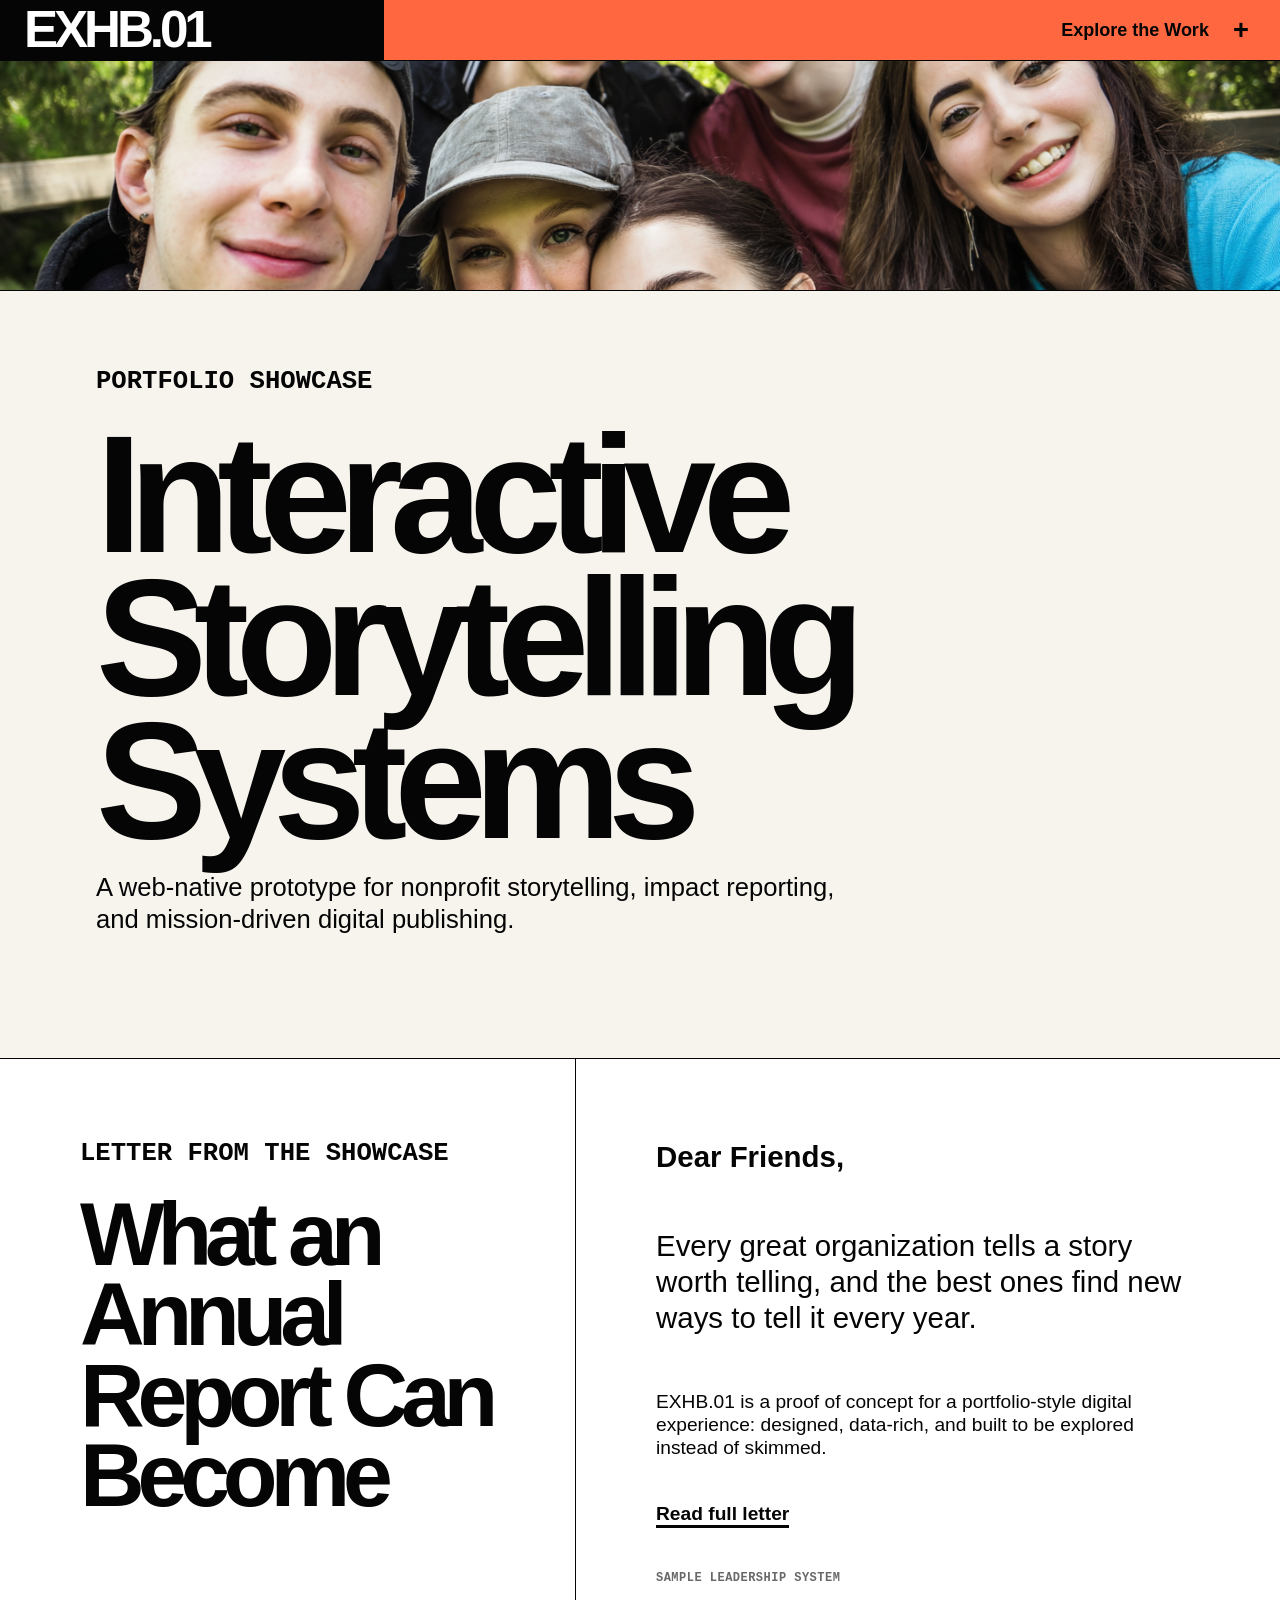
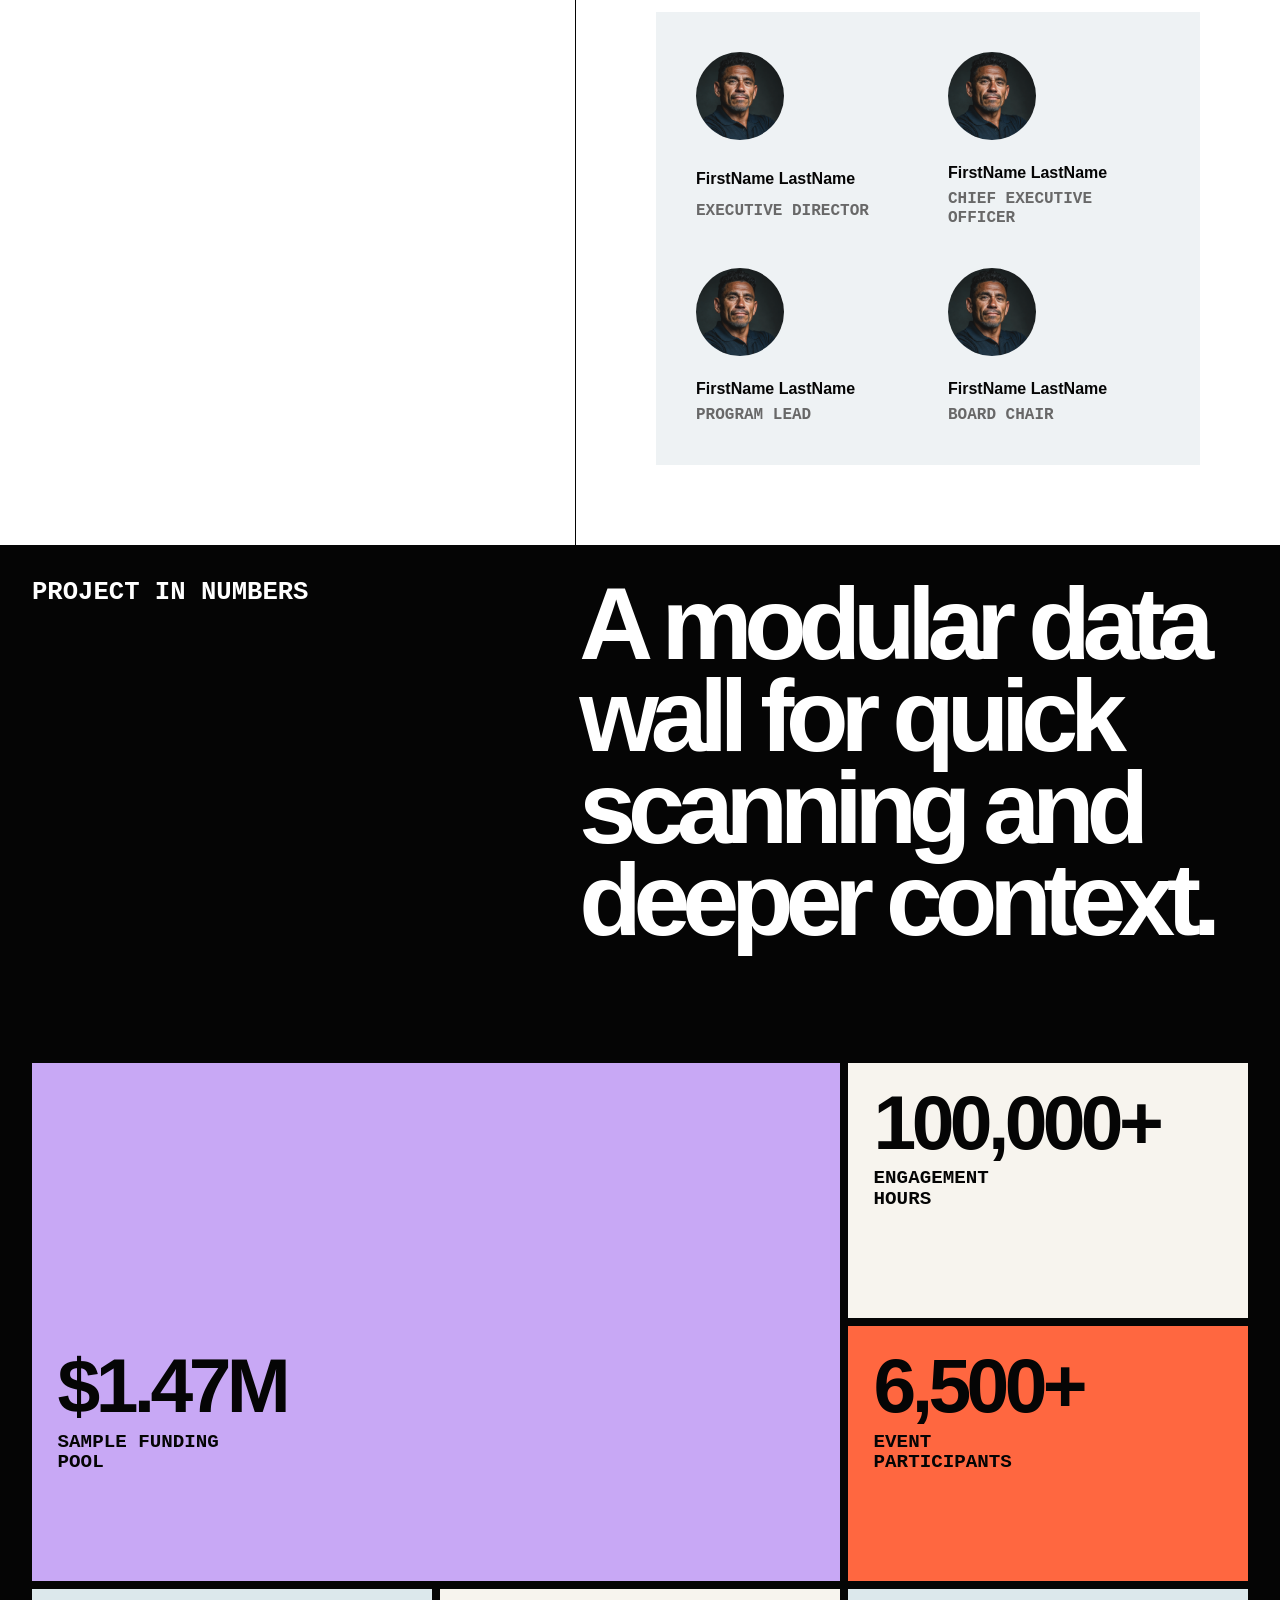
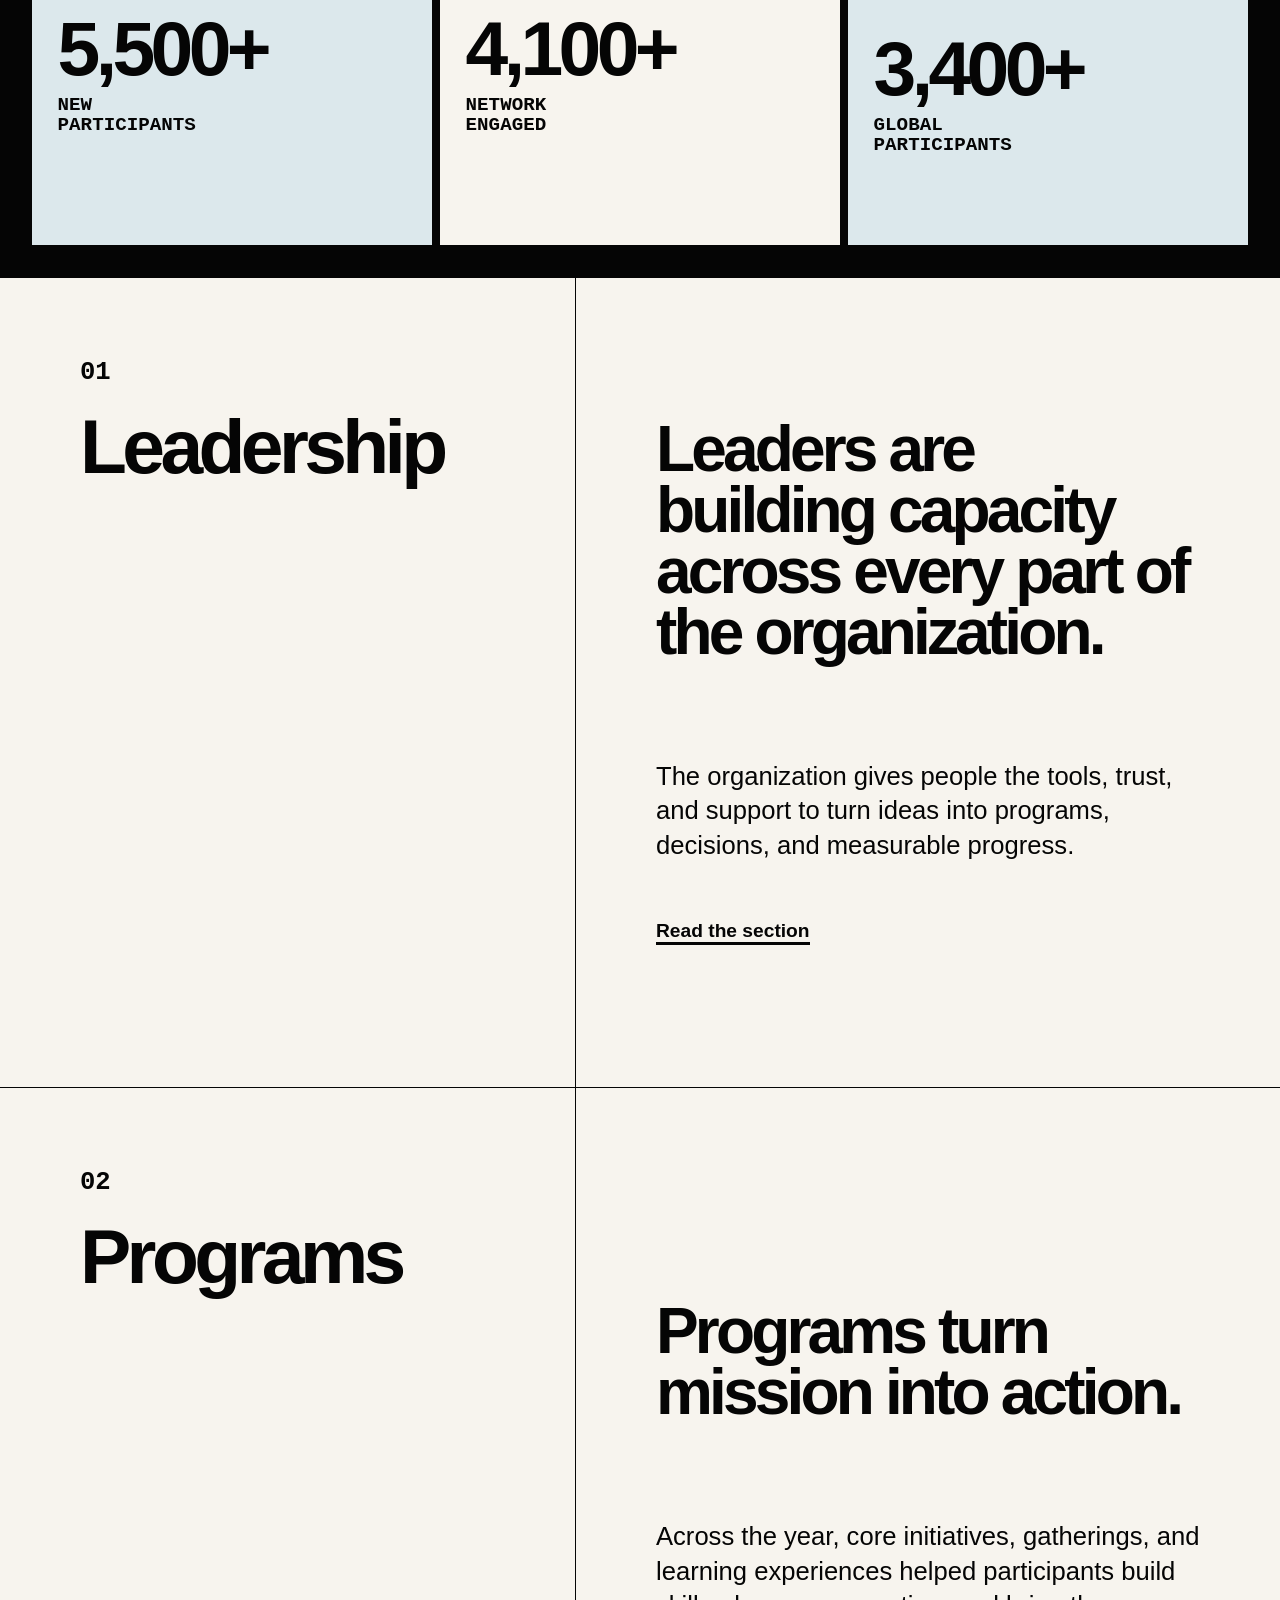
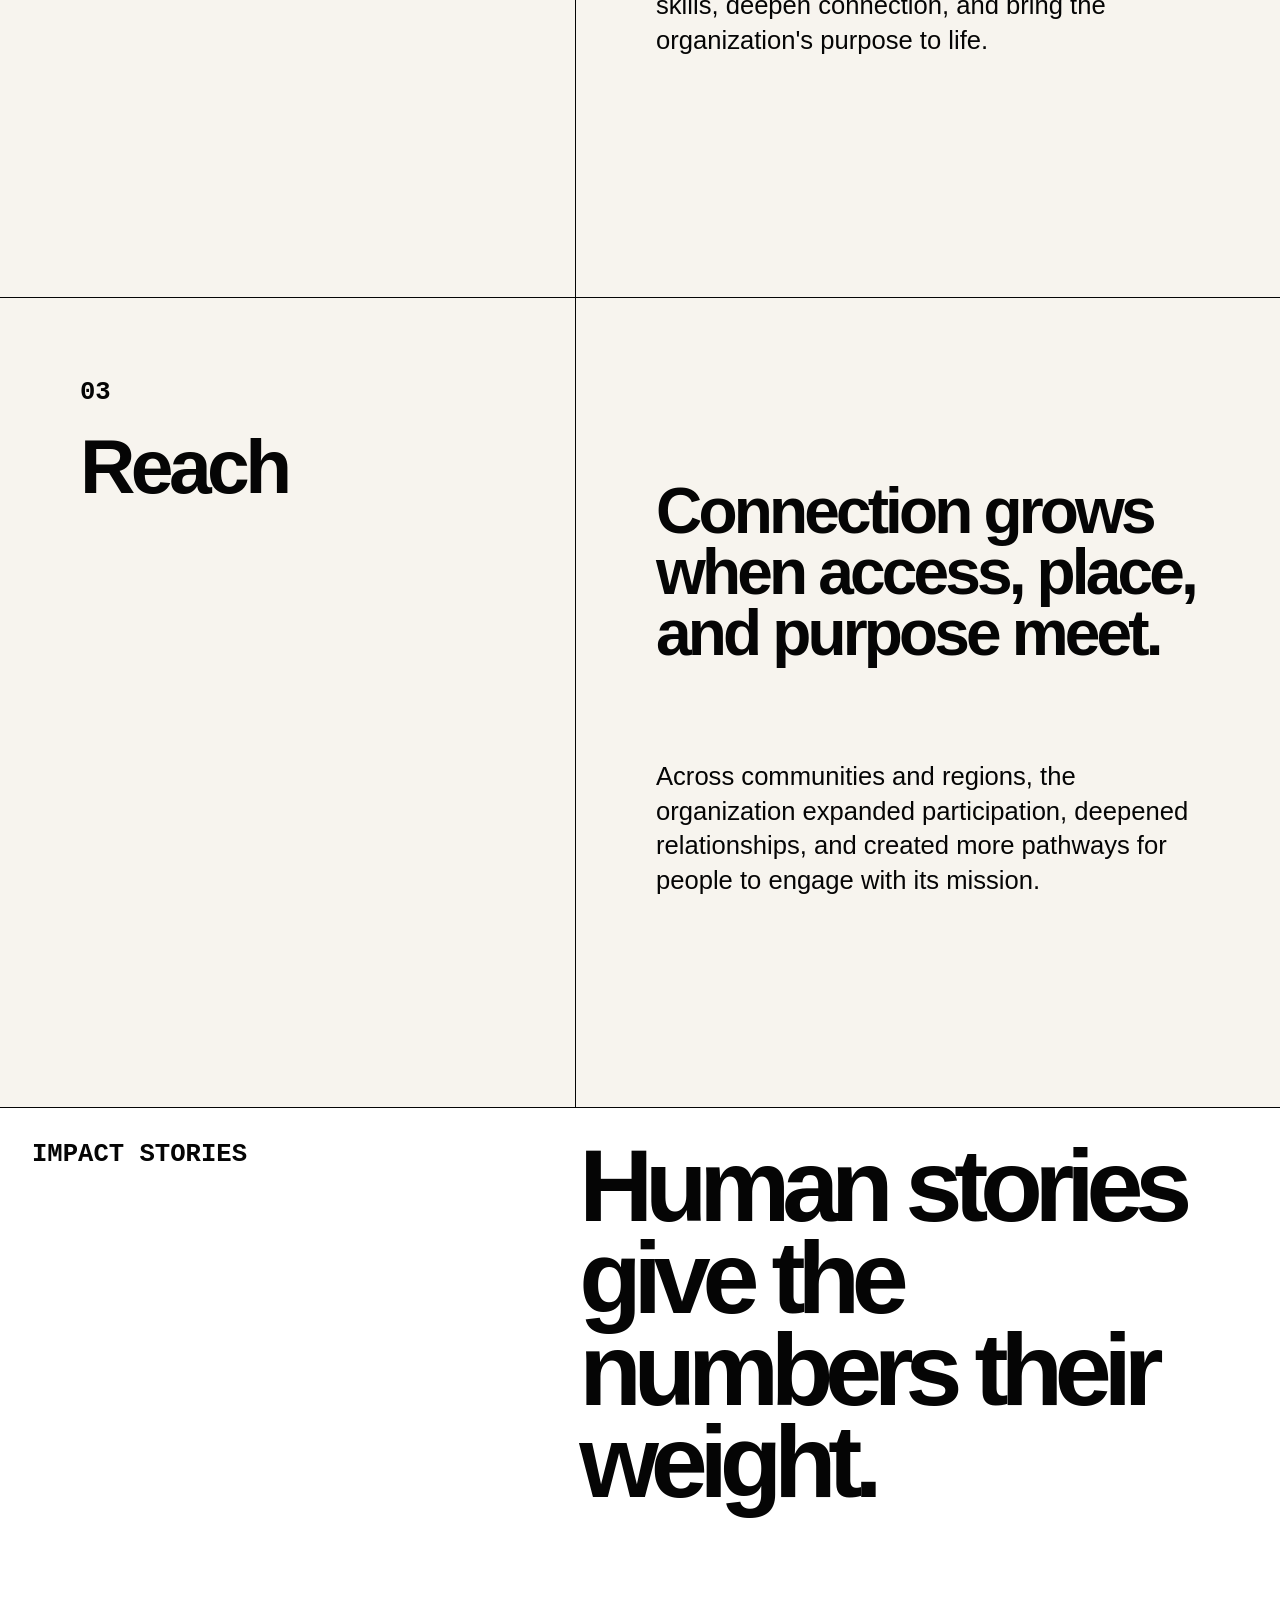
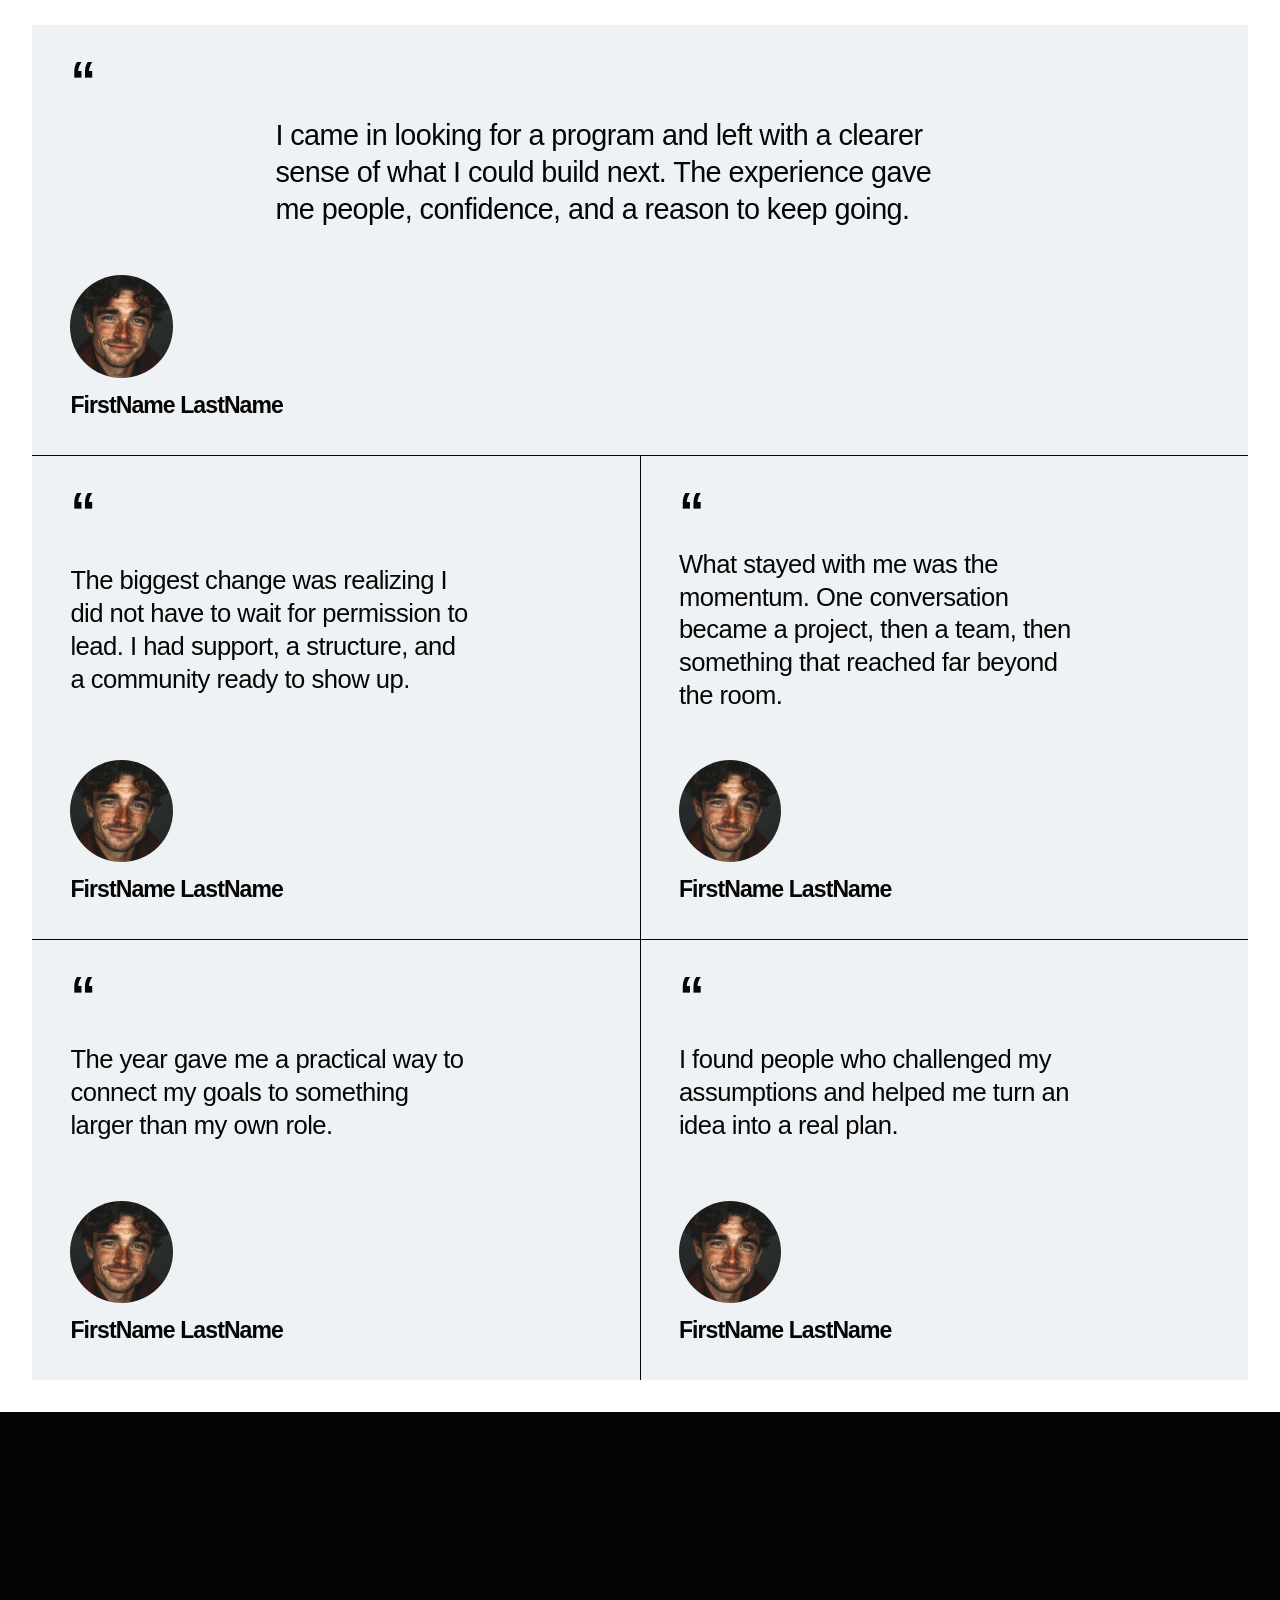
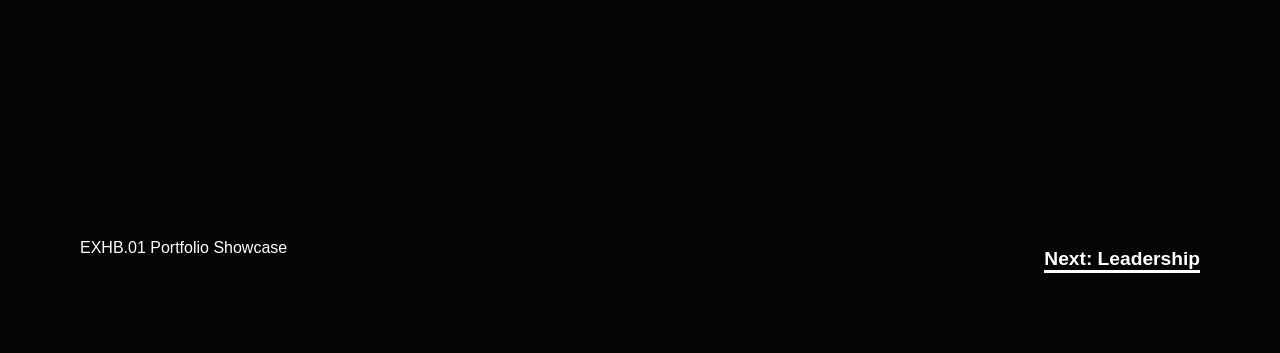
<file: index.html>
<!DOCTYPE html>
<html lang="en">
<head>
  <meta charset="utf-8">
  <meta name="viewport" content="width=device-width, initial-scale=1">
  <title>EXHB.01 Portfolio Showcase</title>
  <link rel="stylesheet" href="style.css">
  <script src="script.js" defer></script>
</head>

<body>
  <header class="site-header">
    <a class="site-logo" href="index.html" aria-label="EXHB.01 home">EXHB.01</a>
    <button class="report-toggle" type="button" aria-expanded="false" aria-controls="report-menu">
      <span>Explore the Work</span>
      <span class="toggle-mark" aria-hidden="true">+</span>
    </button>
  </header>

  <div class="report-menu" id="report-menu" aria-hidden="true">
    <div class="report-menu-top">
      <h2>Showcase Sections</h2>
      <button class="report-close" type="button" aria-label="Close report menu">x</button>
    </div>

    <nav class="chapter-menu" aria-label="Showcase sections">
      <a href="letter.html"><span>01</span>Letter from the Showcase</a>
      <a href="index.html#numbers"><span>02</span>Project in Numbers</a>
      <a href="leadership.html"><span>03</span>Leadership</a>
      <a href="index.html#programs"><span>04</span>Programs</a>
      <a href="index.html#global"><span>05</span>Reach</a>
      <a href="index.html#stories"><span>06</span>Impact Stories</a>
    </nav>

    <p class="report-menu-foot">EXHB.01 Portfolio Showcase</p>
  </div>

  <main>
    <section class="video-hero" aria-label="Portfolio showcase hero video">
      <video autoplay muted loop playsinline poster="assets/hero-poster.png">
        <source src="assets/hero-video.mp4" type="video/mp4">
      </video>
    </section>

    <section class="home-hero">
      <p class="eyebrow">Portfolio Showcase</p>
      <h1>Interactive Storytelling Systems</h1>
      <p>A web-native prototype for nonprofit storytelling, impact reporting, and mission-driven digital publishing.</p>
    </section>

    <section class="letter-section">
      <aside class="letter-aside">
        <p class="eyebrow">Letter from the Showcase</p>
        <h2>What an Annual Report Can Become</h2>
      </aside>

      <div class="letter-content">
        <p class="letter-greeting">Dear Friends,</p>
        <p class="letter-lede">
          Every great organization tells a story worth telling, and the best ones find new ways to tell it every year.
        </p>
        <p class="letter-support">
          EXHB.01 is a proof of concept for a portfolio-style digital experience: designed, data-rich, and built to be explored instead of skimmed.
        </p>
        <a class="text-link" href="letter.html">Read full letter</a>

        <p class="block-label">Sample Leadership System</p>
        <div class="letter-signers" aria-label="Letter signers">
          <article class="signer-card">
            <img src="assets/portrait-placeholder.png" alt="">
            <h3>FirstName LastName</h3>
            <p>Executive Director</p>
          </article>
          <article class="signer-card">
            <img src="assets/portrait-placeholder.png" alt="">
            <h3>FirstName LastName</h3>
            <p>Chief Executive Officer</p>
          </article>
          <article class="signer-card">
            <img src="assets/portrait-placeholder.png" alt="">
            <h3>FirstName LastName</h3>
            <p>Program Lead</p>
          </article>
          <article class="signer-card">
            <img src="assets/portrait-placeholder.png" alt="">
            <h3>FirstName LastName</h3>
            <p>Board Chair</p>
          </article>
        </div>
      </div>
    </section>

    <section class="numbers-wall" id="numbers">
      <div class="band-heading">
        <p class="eyebrow">Project in Numbers</p>
        <h2>A modular data wall for quick scanning and deeper context.</h2>
      </div>

      <div class="numbers-grid">
        <article class="number-tile is-featured">
          <strong>$1.47M</strong>
          <span>Sample funding pool</span>
          <p>$1,471,852 represents a sample investment pool that can be adapted to any campaign, initiative, or organization.</p>
        </article>
        <article class="number-tile">
          <strong>100,000+</strong>
          <span>Engagement hours</span>
          <p>More than 100,000 hours can represent participation, service, learning, support, or any measurable community activity.</p>
        </article>
        <article class="number-tile">
          <strong>6,500+</strong>
          <span>Event participants</span>
          <p>6,502 participants attended more than 85 events, programs, or experiences across the showcase year.</p>
        </article>
        <article class="number-tile">
          <strong>5,500+</strong>
          <span>New participants</span>
          <p>5,518 new participants joined programs, communities, or initiatives during the sample year.</p>
        </article>
        <article class="number-tile">
          <strong>4,100+</strong>
          <span>Network engaged</span>
          <p>More than 4,100 people took part in 50 events, reconnecting with the work and one another.</p>
        </article>
        <article class="number-tile">
          <strong>3,400+</strong>
          <span>Global participants</span>
          <p>3,431 participants from 46 countries joined a flagship global gathering this year.</p>
        </article>
      </div>
    </section>

    <section class="split-section">
      <aside class="split-aside">
        <p class="section-number">01</p>
        <h2>Leadership</h2>
      </aside>

      <div class="split-content">
        <h3>Leaders are building capacity across every part of the organization.</h3>
        <p>The organization gives people the tools, trust, and support to turn ideas into programs, decisions, and measurable progress.</p>
        <a href="leadership.html">Read the section</a>
      </div>
    </section>

    <section class="split-section" id="programs">
      <aside class="split-aside">
        <p class="section-number">02</p>
        <h2>Programs</h2>
      </aside>

      <div class="split-content">
        <h3>Programs turn mission into action.</h3>
        <p>Across the year, core initiatives, gatherings, and learning experiences helped participants build skills, deepen connection, and bring the organization's purpose to life.</p>
      </div>
    </section>

    <section class="split-section" id="global">
      <aside class="split-aside">
        <p class="section-number">03</p>
        <h2>Reach</h2>
      </aside>

      <div class="split-content">
        <h3>Connection grows when access, place, and purpose meet.</h3>
        <p>Across communities and regions, the organization expanded participation, deepened relationships, and created more pathways for people to engage with its mission.</p>
      </div>
    </section>

    <section class="impact-section" id="stories">
      <div class="impact-heading">
        <p class="eyebrow">Impact Stories</p>
        <h2>Human stories give the numbers their weight.</h2>
      </div>

      <div class="impact-grid">
        <article class="impact-card impact-card-featured">
          <p class="quote-mark" aria-hidden="true">“</p>
          <blockquote>
            I came in looking for a program and left with a clearer sense of what I could build next. The experience gave me people, confidence, and a reason to keep going.
          </blockquote>
          <div class="impact-person">
            <img src="assets/impact-profile.png" alt="">
            <p>FirstName LastName</p>
          </div>
        </article>

        <article class="impact-card">
          <p class="quote-mark" aria-hidden="true">“</p>
          <blockquote>
            The biggest change was realizing I did not have to wait for permission to lead. I had support, a structure, and a community ready to show up.
          </blockquote>
          <div class="impact-person">
            <img src="assets/impact-profile.png" alt="">
            <p>FirstName LastName</p>
          </div>
        </article>

        <article class="impact-card">
          <p class="quote-mark" aria-hidden="true">“</p>
          <blockquote>
            What stayed with me was the momentum. One conversation became a project, then a team, then something that reached far beyond the room.
          </blockquote>
          <div class="impact-person">
            <img src="assets/impact-profile.png" alt="">
            <p>FirstName LastName</p>
          </div>
        </article>

        <article class="impact-card">
          <p class="quote-mark" aria-hidden="true">“</p>
          <blockquote>
            The year gave me a practical way to connect my goals to something larger than my own role.
          </blockquote>
          <div class="impact-person">
            <img src="assets/impact-profile.png" alt="">
            <p>FirstName LastName</p>
          </div>
        </article>

        <article class="impact-card">
          <p class="quote-mark" aria-hidden="true">“</p>
          <blockquote>
            I found people who challenged my assumptions and helped me turn an idea into a real plan.
          </blockquote>
          <div class="impact-person">
            <img src="assets/impact-profile.png" alt="">
            <p>FirstName LastName</p>
          </div>
        </article>
      </div>
    </section>
  </main>

  <footer class="site-footer">
    <p>EXHB.01 Portfolio Showcase</p>
    <a href="leadership.html">Next: Leadership</a>
  </footer>
</body>
</html>
</file>
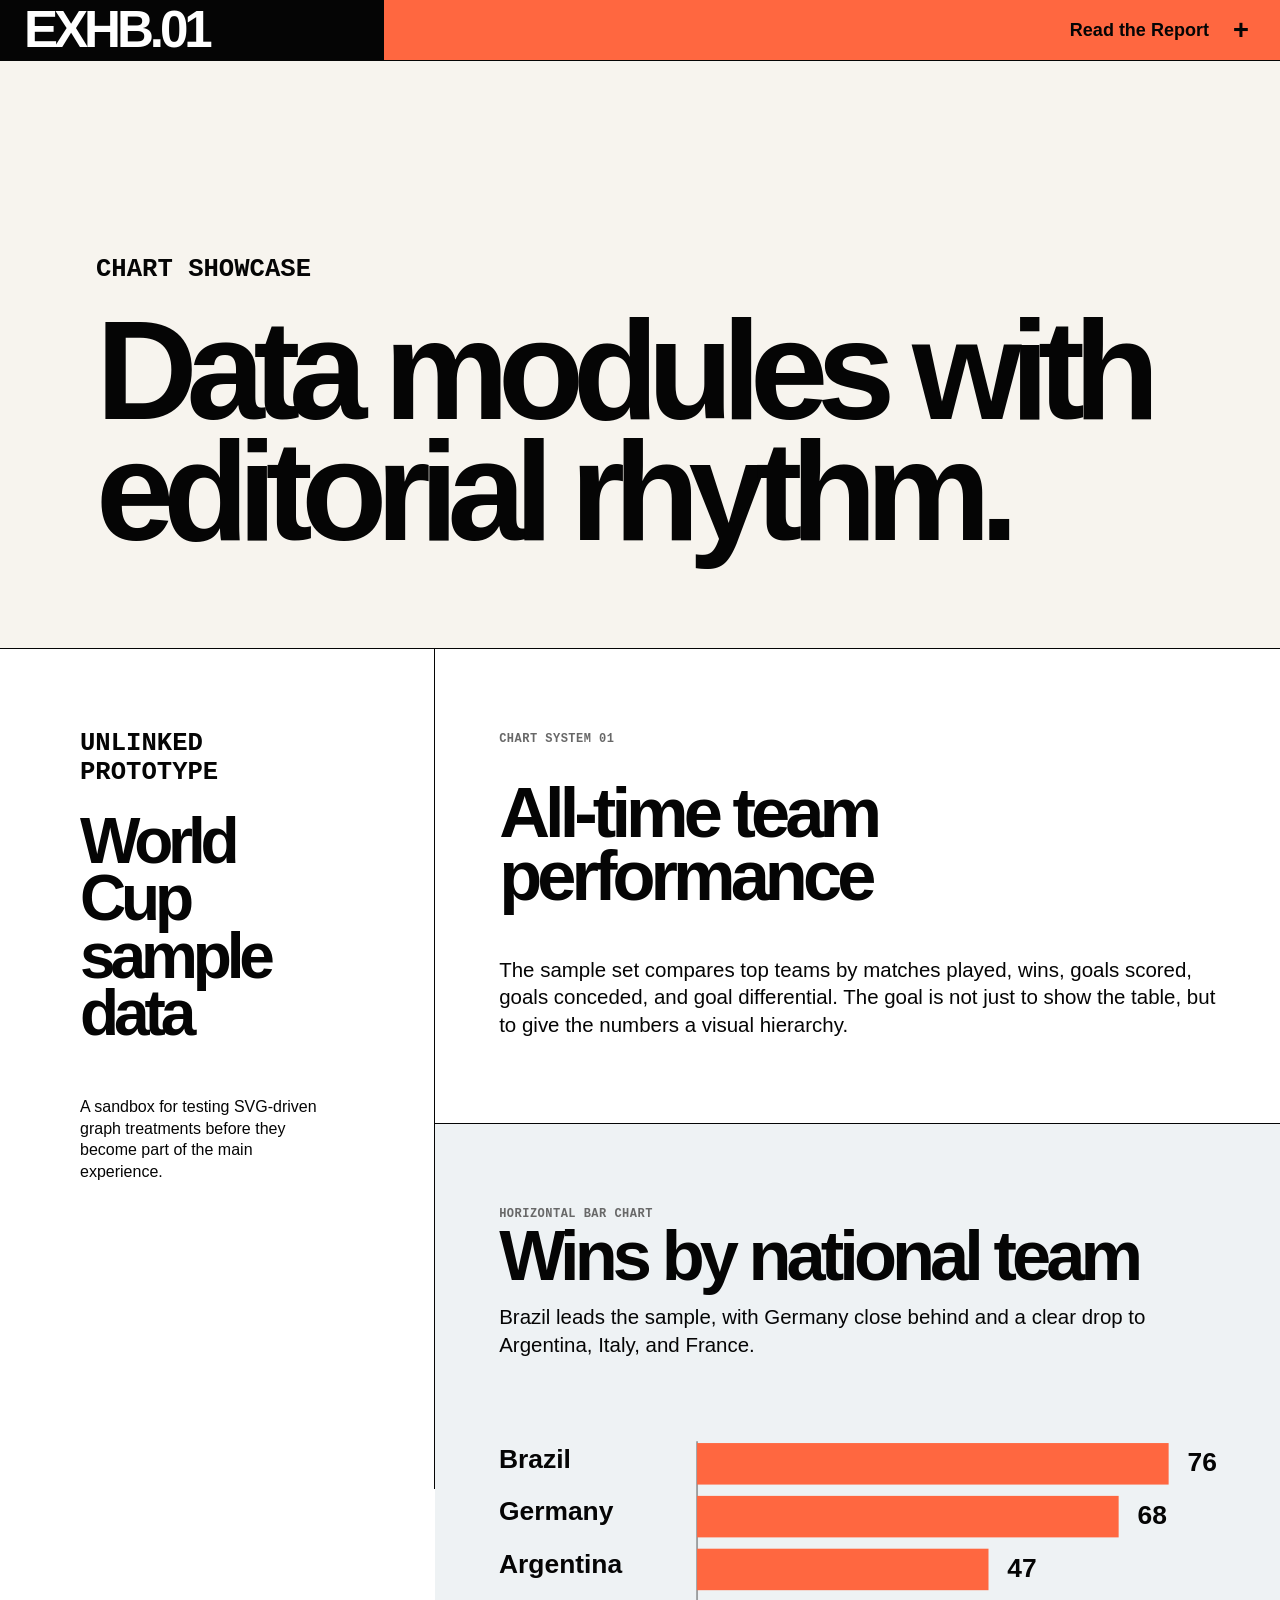
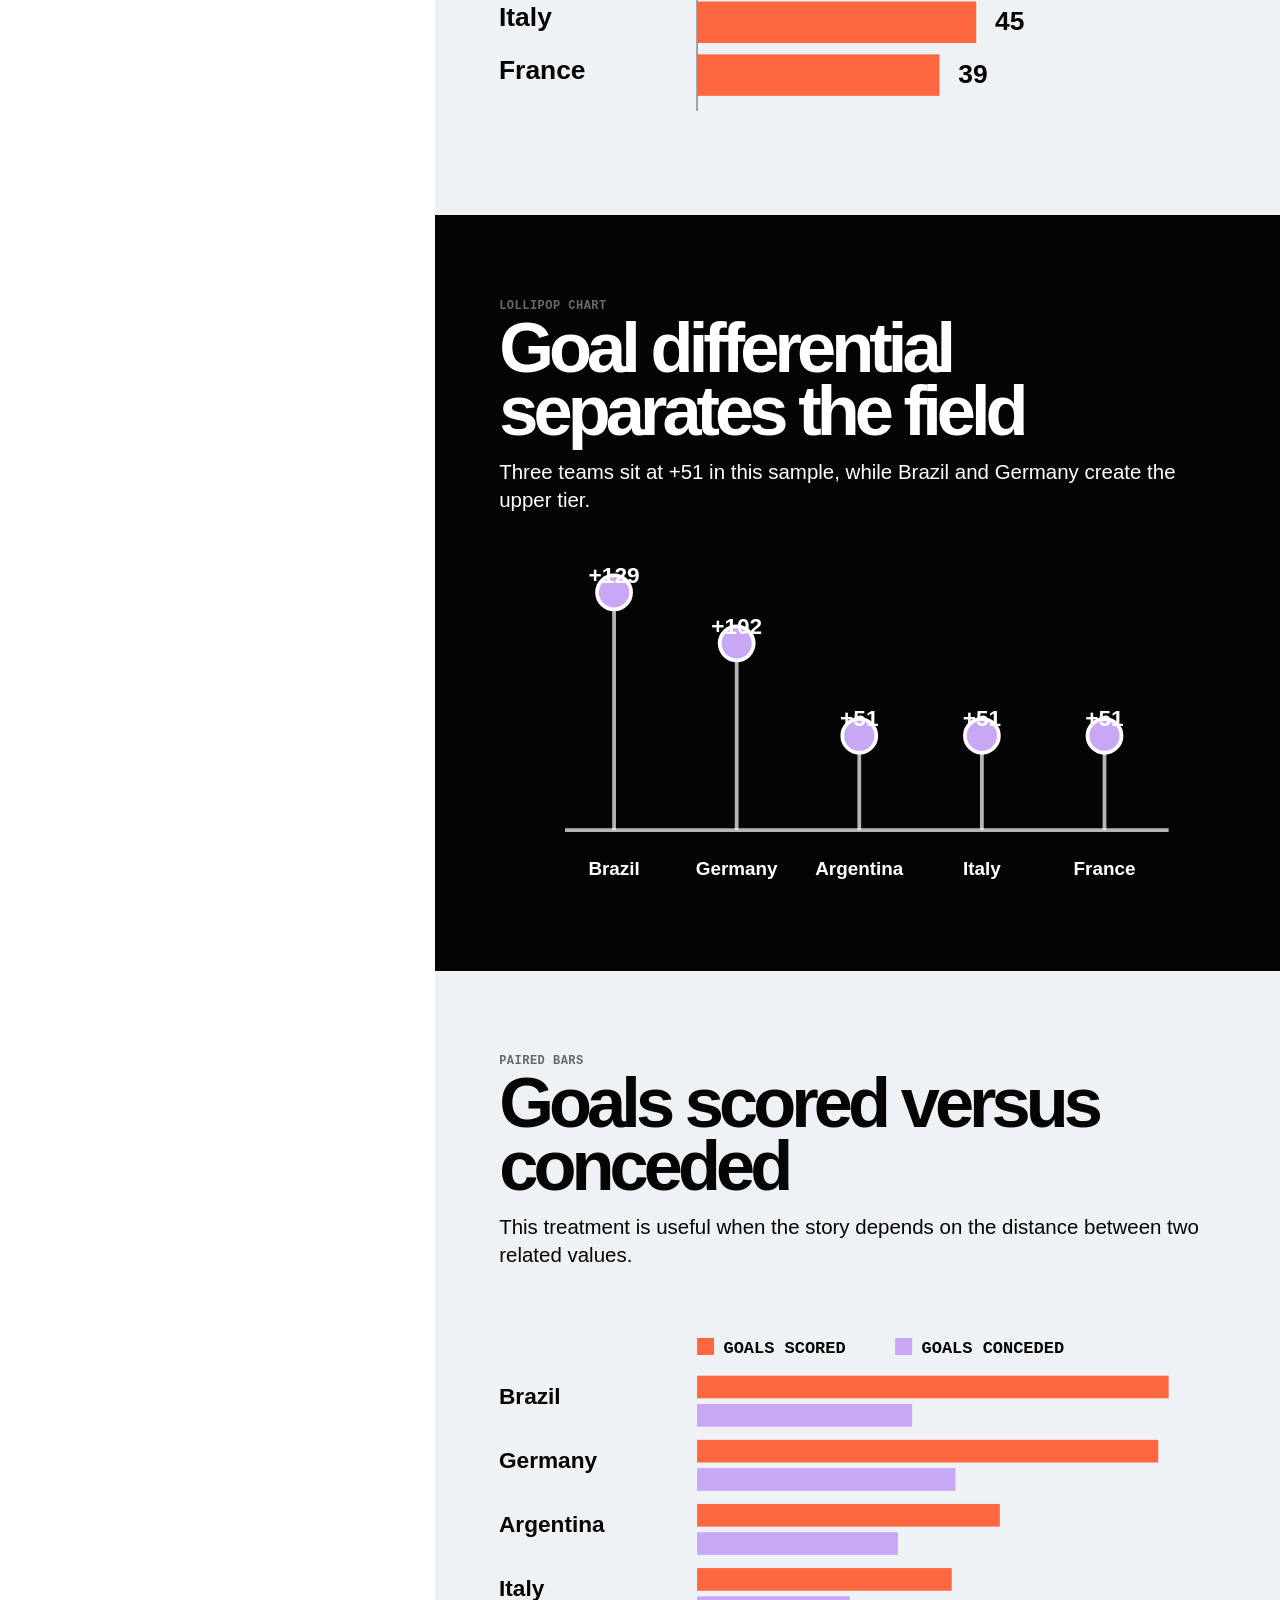
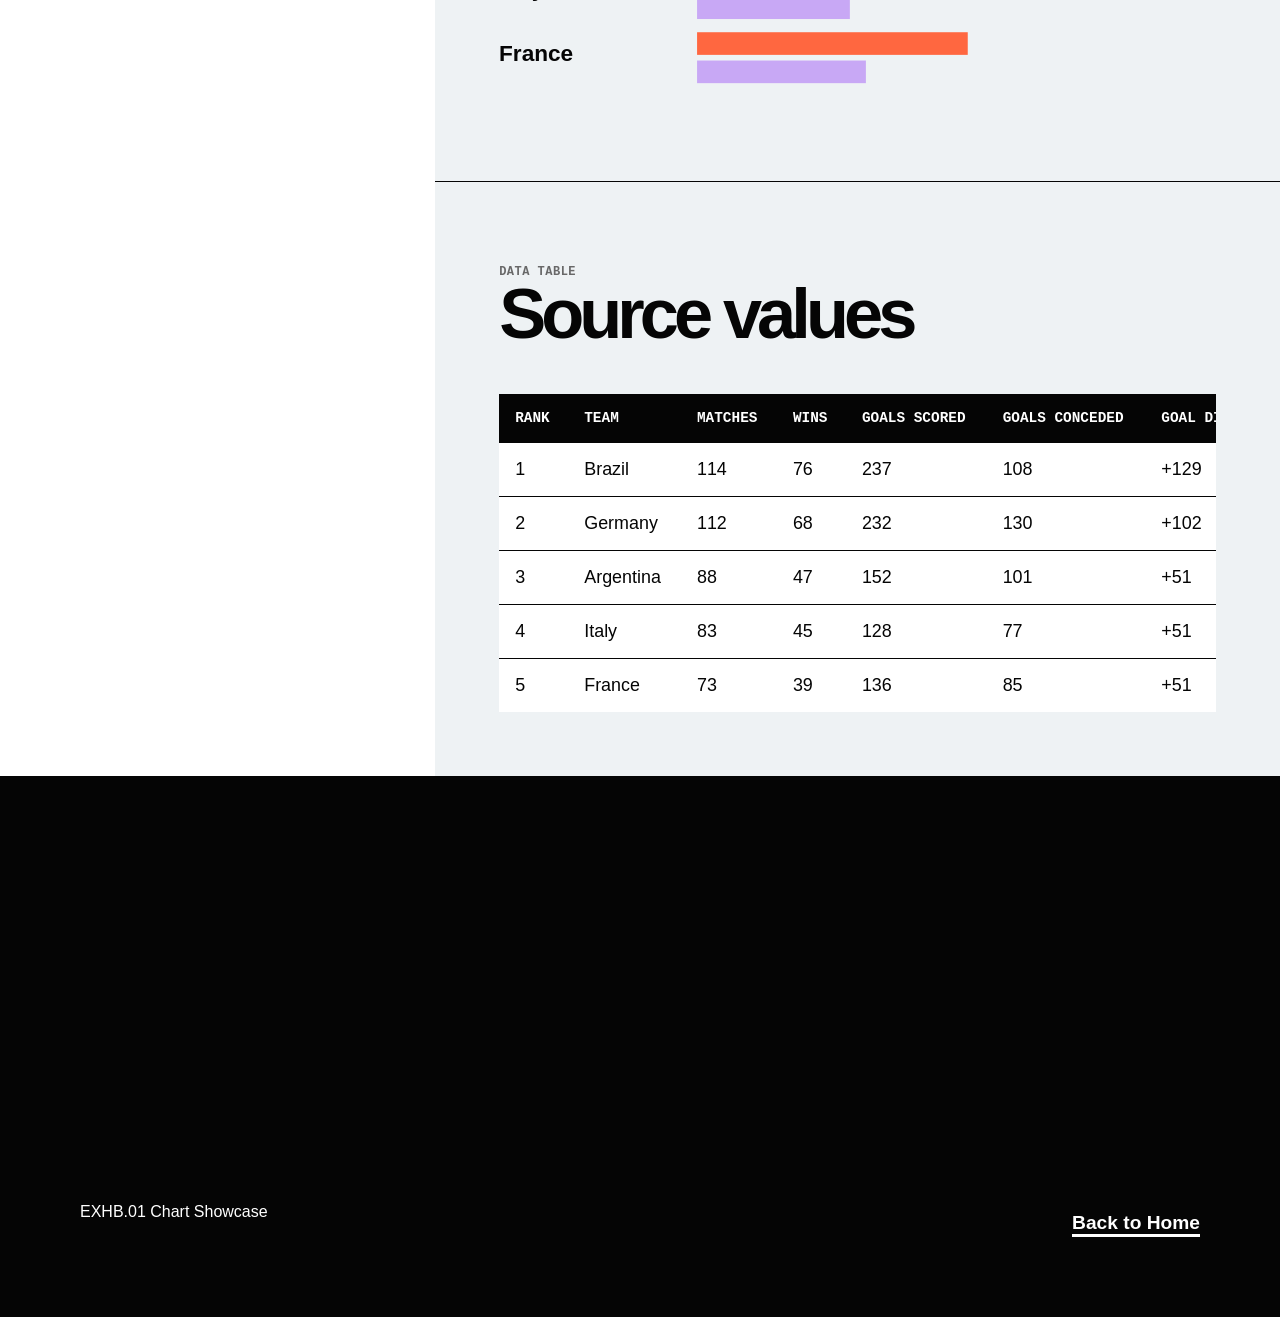
<file: charts.html>
<!DOCTYPE html>
<html lang="en">
<head>
  <meta charset="utf-8">
  <meta name="viewport" content="width=device-width, initial-scale=1">
  <title>Chart Showcase - EXHB.01</title>
  <link rel="stylesheet" href="style.css">
  <script src="script.js" defer></script>
</head>

<body>
  <header class="site-header">
    <a class="site-logo" href="index.html" aria-label="EXHB.01 home">EXHB.01</a>
    <button class="report-toggle" type="button" aria-expanded="false" aria-controls="report-menu">
      <span>Read the Report</span>
      <span class="toggle-mark" aria-hidden="true">+</span>
    </button>
  </header>

  <div class="report-menu" id="report-menu" aria-hidden="true">
    <div class="report-menu-top">
      <h2>Report Chapters</h2>
      <button class="report-close" type="button" aria-label="Close report menu">x</button>
    </div>

    <nav class="chapter-menu" aria-label="Report chapters">
      <a href="letter.html"><span>01</span>Letter from the Showcase</a>
      <a href="index.html#numbers"><span>02</span>Year in Numbers</a>
      <a href="leadership.html"><span>03</span>Leadership</a>
      <a href="index.html#programs"><span>04</span>Programs</a>
      <a href="index.html#global"><span>05</span>Reach</a>
      <a href="index.html#stories"><span>06</span>Impact Stories</a>
    </nav>

    <p class="report-menu-foot">EXHB.01 Annual Report Showcase</p>
  </div>

  <main>
    <section class="article-hero chart-hero">
      <p class="eyebrow">Chart Showcase</p>
      <h1>Data modules with editorial rhythm.</h1>
    </section>

    <article class="chart-article">
      <aside class="article-aside chart-aside">
        <p class="eyebrow">Unlinked Prototype</p>
        <h2>World Cup sample data</h2>
        <p>
          A sandbox for testing SVG-driven graph treatments before they become part
          of the main experience.
        </p>
      </aside>

      <div class="article-content chart-content">
        <section class="chart-module chart-module-intro">
          <p class="block-label">Chart System 01</p>
          <h2>All-time team performance</h2>
          <p>
            The sample set compares top teams by matches played, wins, goals scored,
            goals conceded, and goal differential. The goal is not just to show the
            table, but to give the numbers a visual hierarchy.
          </p>
        </section>

        <section class="chart-module chart-animate">
          <div class="chart-copy">
            <p class="block-label">Horizontal Bar Chart</p>
            <h3>Wins by national team</h3>
            <p>Brazil leads the sample, with Germany close behind and a clear drop to Argentina, Italy, and France.</p>
          </div>

          <svg class="svg-chart bar-chart" viewBox="0 0 760 360" role="img" aria-labelledby="wins-title wins-desc">
            <title id="wins-title">World Cup wins by team</title>
            <desc id="wins-desc">Brazil 76, Germany 68, Argentina 47, Italy 45, France 39.</desc>
            <line x1="210" y1="32" x2="210" y2="318" class="chart-axis"></line>
            <g class="bar-row">
              <text x="0" y="60">Brazil</text>
              <rect x="210" y="34" width="500" height="44"></rect>
              <text x="730" y="64">76</text>
            </g>
            <g class="bar-row">
              <text x="0" y="116">Germany</text>
              <rect x="210" y="90" width="447" height="44"></rect>
              <text x="677" y="120">68</text>
            </g>
            <g class="bar-row">
              <text x="0" y="172">Argentina</text>
              <rect x="210" y="146" width="309" height="44"></rect>
              <text x="539" y="176">47</text>
            </g>
            <g class="bar-row">
              <text x="0" y="228">Italy</text>
              <rect x="210" y="202" width="296" height="44"></rect>
              <text x="526" y="232">45</text>
            </g>
            <g class="bar-row">
              <text x="0" y="284">France</text>
              <rect x="210" y="258" width="257" height="44"></rect>
              <text x="487" y="288">39</text>
            </g>
          </svg>
        </section>

        <section class="chart-module chart-module-dark">
          <div class="chart-copy">
            <p class="block-label">Lollipop Chart</p>
            <h3>Goal differential separates the field</h3>
            <p>Three teams sit at +51 in this sample, while Brazil and Germany create the upper tier.</p>
          </div>

          <svg class="svg-chart lollipop-chart" viewBox="0 0 760 360" role="img" aria-labelledby="diff-title diff-desc">
            <title id="diff-title">Goal differential by team</title>
            <desc id="diff-desc">Brazil plus 129, Germany plus 102, Argentina plus 51, Italy plus 51, France plus 51.</desc>
            <line x1="70" y1="280" x2="710" y2="280" class="chart-axis"></line>
            <g>
              <line x1="122" y1="280" x2="122" y2="28"></line>
              <circle cx="122" cy="28" r="18"></circle>
              <text x="122" y="328">Brazil</text>
              <text x="122" y="18">+129</text>
            </g>
            <g>
              <line x1="252" y1="280" x2="252" y2="82"></line>
              <circle cx="252" cy="82" r="18"></circle>
              <text x="252" y="328">Germany</text>
              <text x="252" y="72">+102</text>
            </g>
            <g>
              <line x1="382" y1="280" x2="382" y2="180"></line>
              <circle cx="382" cy="180" r="18"></circle>
              <text x="382" y="328">Argentina</text>
              <text x="382" y="170">+51</text>
            </g>
            <g>
              <line x1="512" y1="280" x2="512" y2="180"></line>
              <circle cx="512" cy="180" r="18"></circle>
              <text x="512" y="328">Italy</text>
              <text x="512" y="170">+51</text>
            </g>
            <g>
              <line x1="642" y1="280" x2="642" y2="180"></line>
              <circle cx="642" cy="180" r="18"></circle>
              <text x="642" y="328">France</text>
              <text x="642" y="170">+51</text>
            </g>
          </svg>
        </section>

        <section class="chart-module chart-animate">
          <div class="chart-copy">
            <p class="block-label">Paired Bars</p>
            <h3>Goals scored versus conceded</h3>
            <p>This treatment is useful when the story depends on the distance between two related values.</p>
          </div>

          <svg class="svg-chart paired-chart" viewBox="0 0 760 420" role="img" aria-labelledby="goals-title goals-desc">
            <title id="goals-title">Goals scored and conceded by team</title>
            <desc id="goals-desc">A paired bar comparison for Brazil, Germany, Argentina, Italy, and France.</desc>
            <g class="paired-legend">
              <rect x="210" y="18" width="18" height="18" class="scored"></rect>
              <text x="238" y="34">Goals scored</text>
              <rect x="420" y="18" width="18" height="18" class="conceded"></rect>
              <text x="448" y="34">Goals conceded</text>
            </g>
            <g class="paired-row">
              <text x="0" y="88">Brazil</text>
              <rect x="210" y="58" width="500" height="24" class="scored"></rect>
              <rect x="210" y="88" width="228" height="24" class="conceded"></rect>
            </g>
            <g class="paired-row">
              <text x="0" y="156">Germany</text>
              <rect x="210" y="126" width="489" height="24" class="scored"></rect>
              <rect x="210" y="156" width="274" height="24" class="conceded"></rect>
            </g>
            <g class="paired-row">
              <text x="0" y="224">Argentina</text>
              <rect x="210" y="194" width="321" height="24" class="scored"></rect>
              <rect x="210" y="224" width="213" height="24" class="conceded"></rect>
            </g>
            <g class="paired-row">
              <text x="0" y="292">Italy</text>
              <rect x="210" y="262" width="270" height="24" class="scored"></rect>
              <rect x="210" y="292" width="162" height="24" class="conceded"></rect>
            </g>
            <g class="paired-row">
              <text x="0" y="360">France</text>
              <rect x="210" y="330" width="287" height="24" class="scored"></rect>
              <rect x="210" y="360" width="179" height="24" class="conceded"></rect>
            </g>
          </svg>
        </section>

        <section class="chart-module">
          <div class="chart-copy">
            <p class="block-label">Data Table</p>
            <h3>Source values</h3>
          </div>

          <div class="chart-table-wrap">
            <table class="chart-table">
              <thead>
                <tr>
                  <th>Rank</th>
                  <th>Team</th>
                  <th>Matches</th>
                  <th>Wins</th>
                  <th>Goals Scored</th>
                  <th>Goals Conceded</th>
                  <th>Goal Diff</th>
                </tr>
              </thead>
              <tbody>
                <tr>
                  <td>1</td>
                  <td>Brazil</td>
                  <td>114</td>
                  <td>76</td>
                  <td>237</td>
                  <td>108</td>
                  <td>+129</td>
                </tr>
                <tr>
                  <td>2</td>
                  <td>Germany</td>
                  <td>112</td>
                  <td>68</td>
                  <td>232</td>
                  <td>130</td>
                  <td>+102</td>
                </tr>
                <tr>
                  <td>3</td>
                  <td>Argentina</td>
                  <td>88</td>
                  <td>47</td>
                  <td>152</td>
                  <td>101</td>
                  <td>+51</td>
                </tr>
                <tr>
                  <td>4</td>
                  <td>Italy</td>
                  <td>83</td>
                  <td>45</td>
                  <td>128</td>
                  <td>77</td>
                  <td>+51</td>
                </tr>
                <tr>
                  <td>5</td>
                  <td>France</td>
                  <td>73</td>
                  <td>39</td>
                  <td>136</td>
                  <td>85</td>
                  <td>+51</td>
                </tr>
              </tbody>
            </table>
          </div>
        </section>
      </div>
    </article>
  </main>

  <footer class="site-footer">
    <p>EXHB.01 Chart Showcase</p>
    <a href="index.html">Back to Home</a>
  </footer>
</body>
</html>
</file>
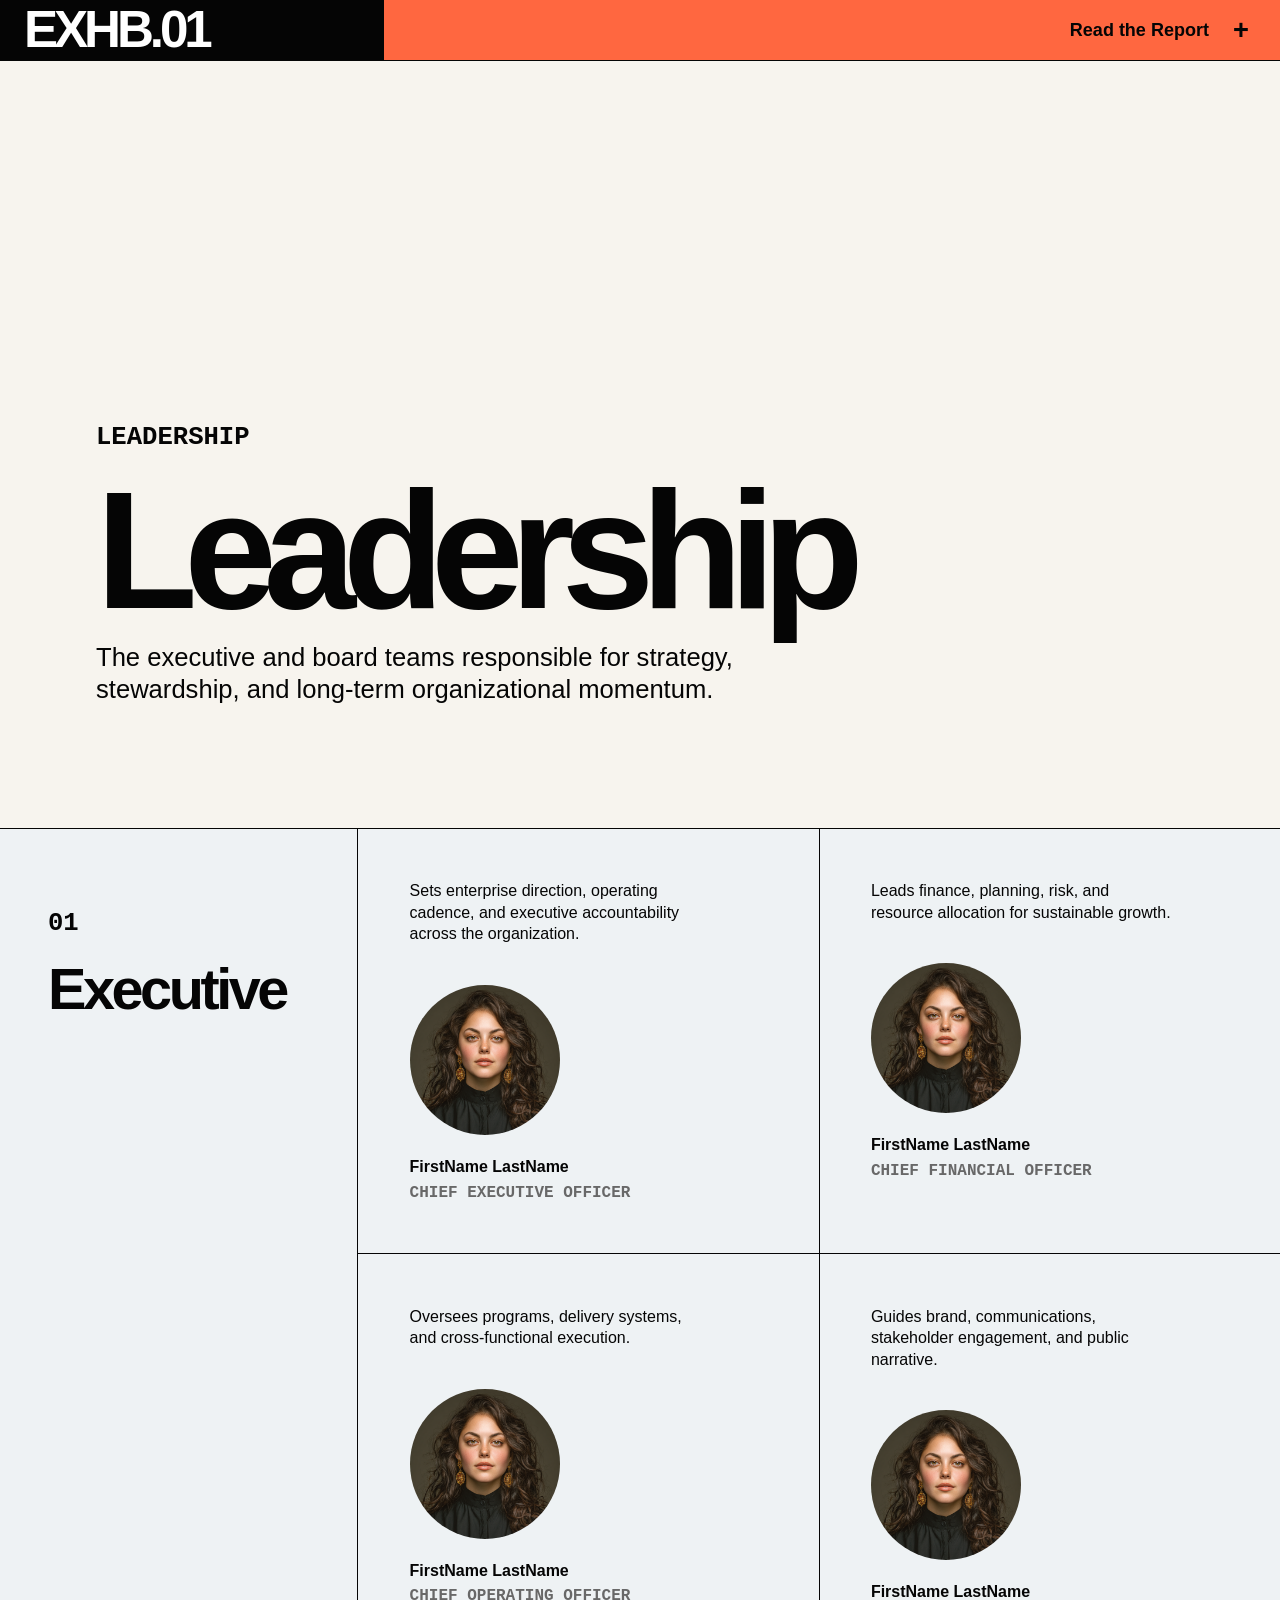
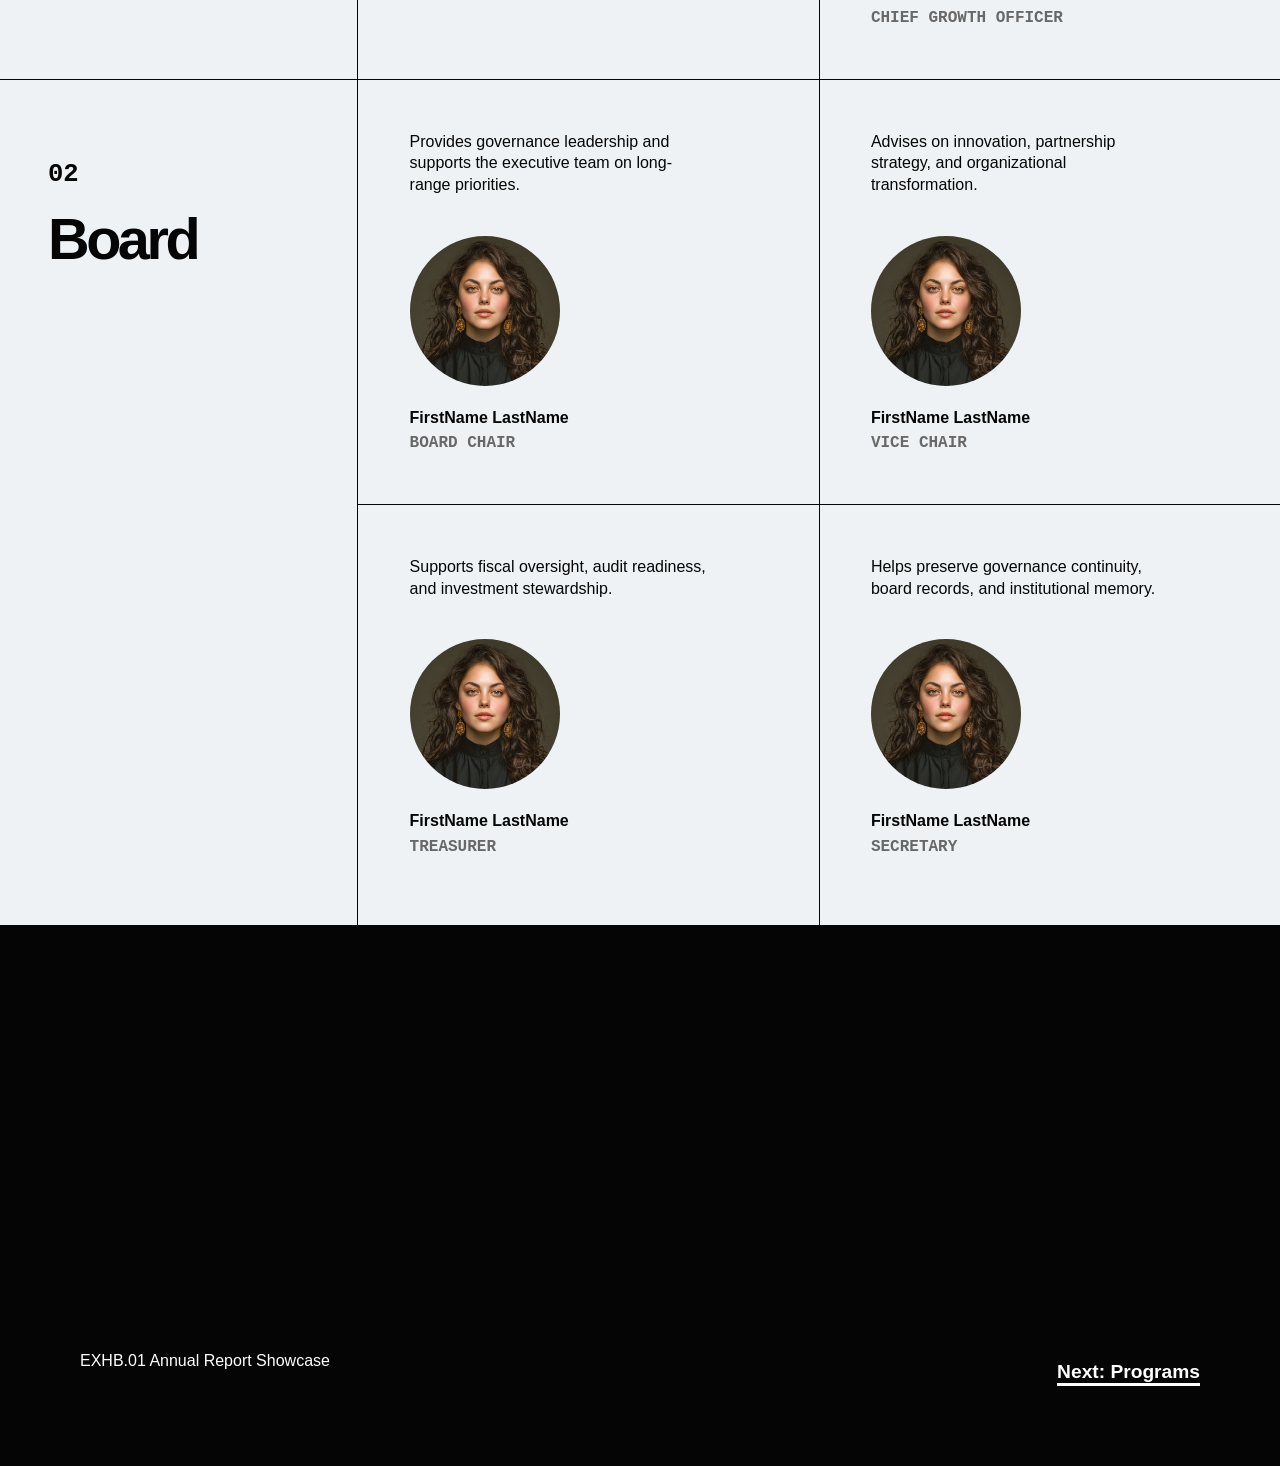
<file: leadership.html>
<!DOCTYPE html>
<html lang="en">
<head>
  <meta charset="utf-8">
  <meta name="viewport" content="width=device-width, initial-scale=1">
  <title>Leadership - Annual Report</title>
  <link rel="stylesheet" href="style.css">
  <script src="script.js" defer></script>
</head>

<body>
  <header class="site-header">
    <a class="site-logo" href="index.html" aria-label="EXHB.01 home">EXHB.01</a>
    <button class="report-toggle" type="button" aria-expanded="false" aria-controls="report-menu">
      <span>Read the Report</span>
      <span class="toggle-mark" aria-hidden="true">+</span>
    </button>
  </header>

  <div class="report-menu" id="report-menu" aria-hidden="true">
    <div class="report-menu-top">
      <h2>Report Chapters</h2>
      <button class="report-close" type="button" aria-label="Close report menu">x</button>
    </div>

    <nav class="chapter-menu" aria-label="Report chapters">
      <a href="letter.html"><span>01</span>Letter from the Showcase</a>
      <a href="index.html#numbers"><span>02</span>Year in Numbers</a>
      <a href="leadership.html"><span>03</span>Leadership</a>
      <a href="index.html#programs"><span>04</span>Programs</a>
      <a href="index.html#global"><span>05</span>Reach</a>
      <a href="index.html#stories"><span>06</span>Impact Stories</a>
    </nav>

    <p class="report-menu-foot">EXHB.01 Annual Report Showcase</p>
  </div>

  <main>
    <section class="hero leadership-hero">
      <p class="eyebrow">Leadership</p>
      <h1>Leadership</h1>
      <p>
        The executive and board teams responsible for strategy, stewardship,
        and long-term organizational momentum.
      </p>
    </section>

    <section class="people-section" id="executive">
      <aside class="people-aside">
        <p class="section-number">01</p>
        <h2>Executive</h2>
      </aside>

      <div class="people-grid">
        <article class="people-card">
          <p class="people-note">Sets enterprise direction, operating cadence, and executive accountability across the organization.</p>
          <img src="assets/leadership-portrait.png" alt="">
          <h3>FirstName LastName</h3>
          <p class="people-role">Chief Executive Officer</p>
        </article>

        <article class="people-card">
          <p class="people-note">Leads finance, planning, risk, and resource allocation for sustainable growth.</p>
          <img src="assets/leadership-portrait.png" alt="">
          <h3>FirstName LastName</h3>
          <p class="people-role">Chief Financial Officer</p>
        </article>

        <article class="people-card">
          <p class="people-note">Oversees programs, delivery systems, and cross-functional execution.</p>
          <img src="assets/leadership-portrait.png" alt="">
          <h3>FirstName LastName</h3>
          <p class="people-role">Chief Operating Officer</p>
        </article>

        <article class="people-card">
          <p class="people-note">Guides brand, communications, stakeholder engagement, and public narrative.</p>
          <img src="assets/leadership-portrait.png" alt="">
          <h3>FirstName LastName</h3>
          <p class="people-role">Chief Growth Officer</p>
        </article>
      </div>
    </section>

    <section class="people-section" id="board">
      <aside class="people-aside">
        <p class="section-number">02</p>
        <h2>Board</h2>
      </aside>

      <div class="people-grid">
        <article class="people-card">
          <p class="people-note">Provides governance leadership and supports the executive team on long-range priorities.</p>
          <img src="assets/leadership-portrait.png" alt="">
          <h3>FirstName LastName</h3>
          <p class="people-role">Board Chair</p>
        </article>

        <article class="people-card">
          <p class="people-note">Advises on innovation, partnership strategy, and organizational transformation.</p>
          <img src="assets/leadership-portrait.png" alt="">
          <h3>FirstName LastName</h3>
          <p class="people-role">Vice Chair</p>
        </article>

        <article class="people-card">
          <p class="people-note">Supports fiscal oversight, audit readiness, and investment stewardship.</p>
          <img src="assets/leadership-portrait.png" alt="">
          <h3>FirstName LastName</h3>
          <p class="people-role">Treasurer</p>
        </article>

        <article class="people-card">
          <p class="people-note">Helps preserve governance continuity, board records, and institutional memory.</p>
          <img src="assets/leadership-portrait.png" alt="">
          <h3>FirstName LastName</h3>
          <p class="people-role">Secretary</p>
        </article>
      </div>
    </section>
  </main>

  <footer class="site-footer">
    <p>EXHB.01 Annual Report Showcase</p>
    <a href="index.html#programs">Next: Programs</a>
  </footer>
</body>
</html>
</file>
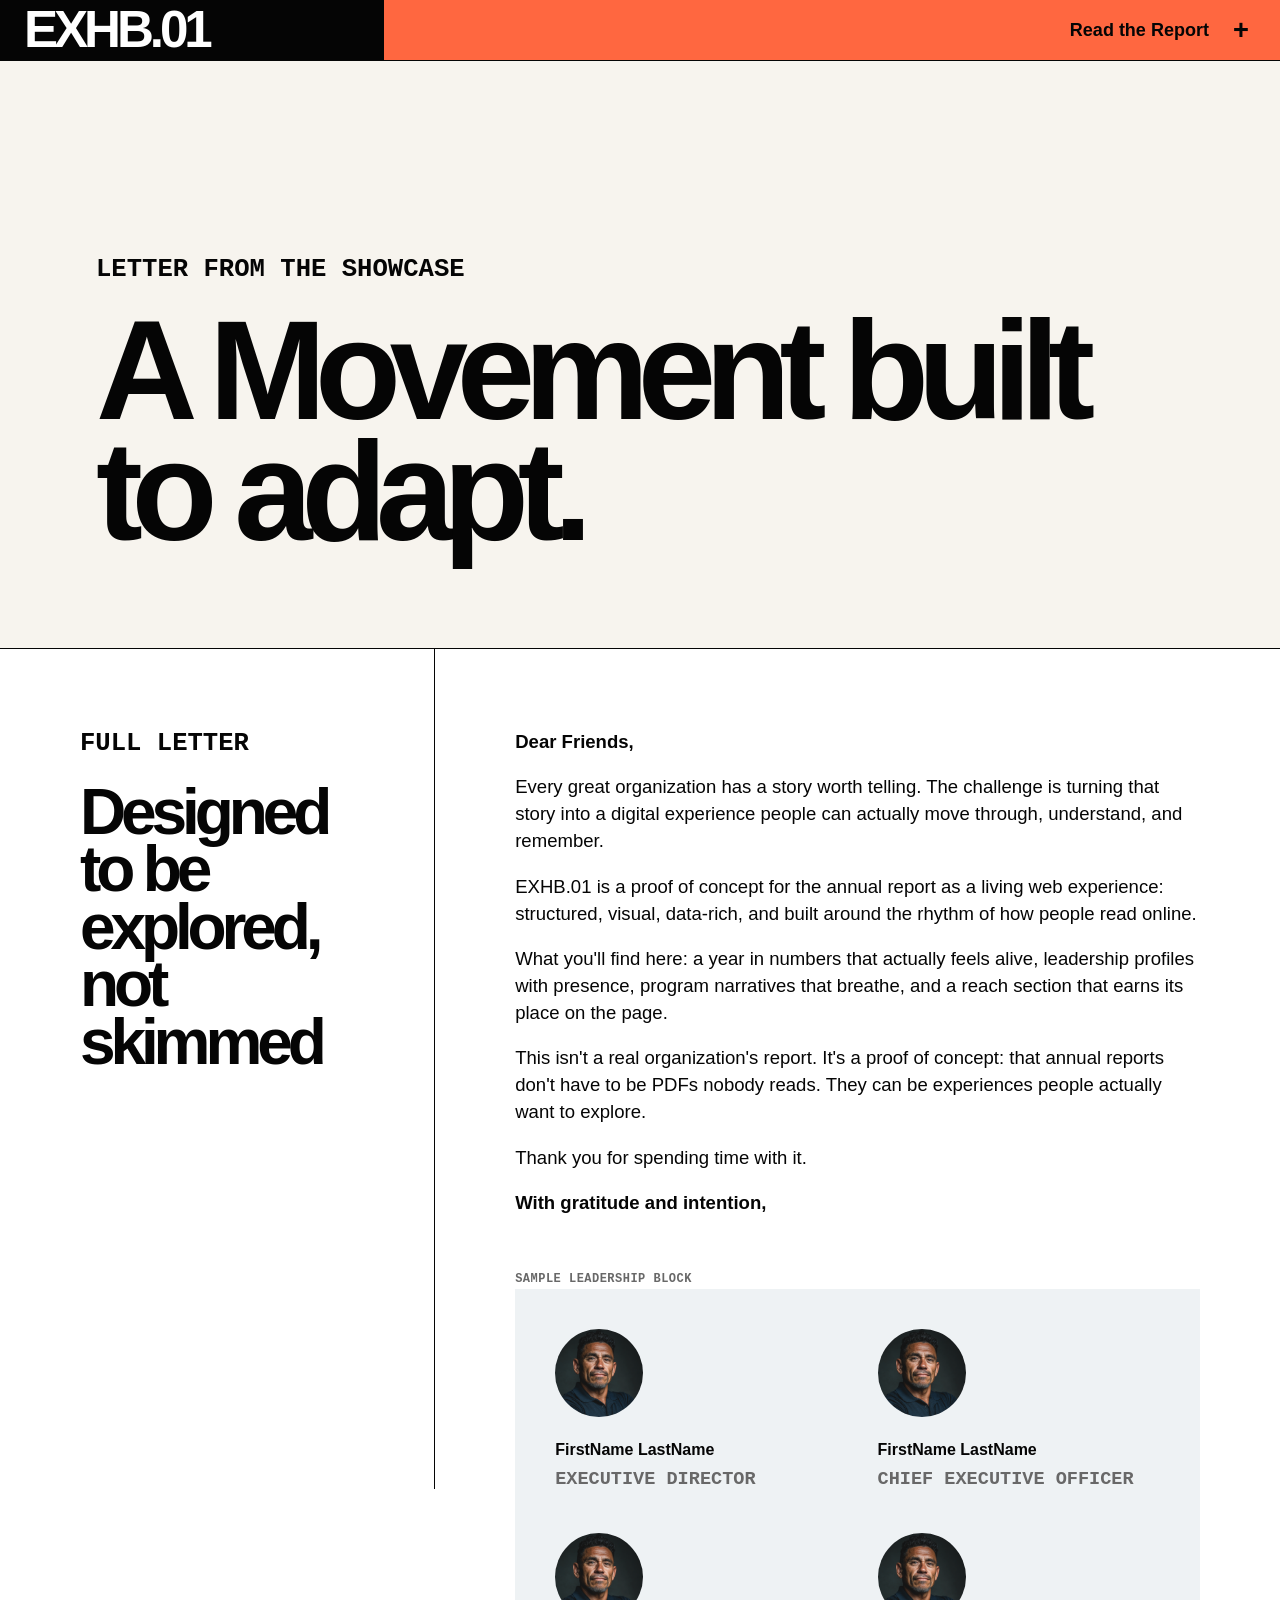
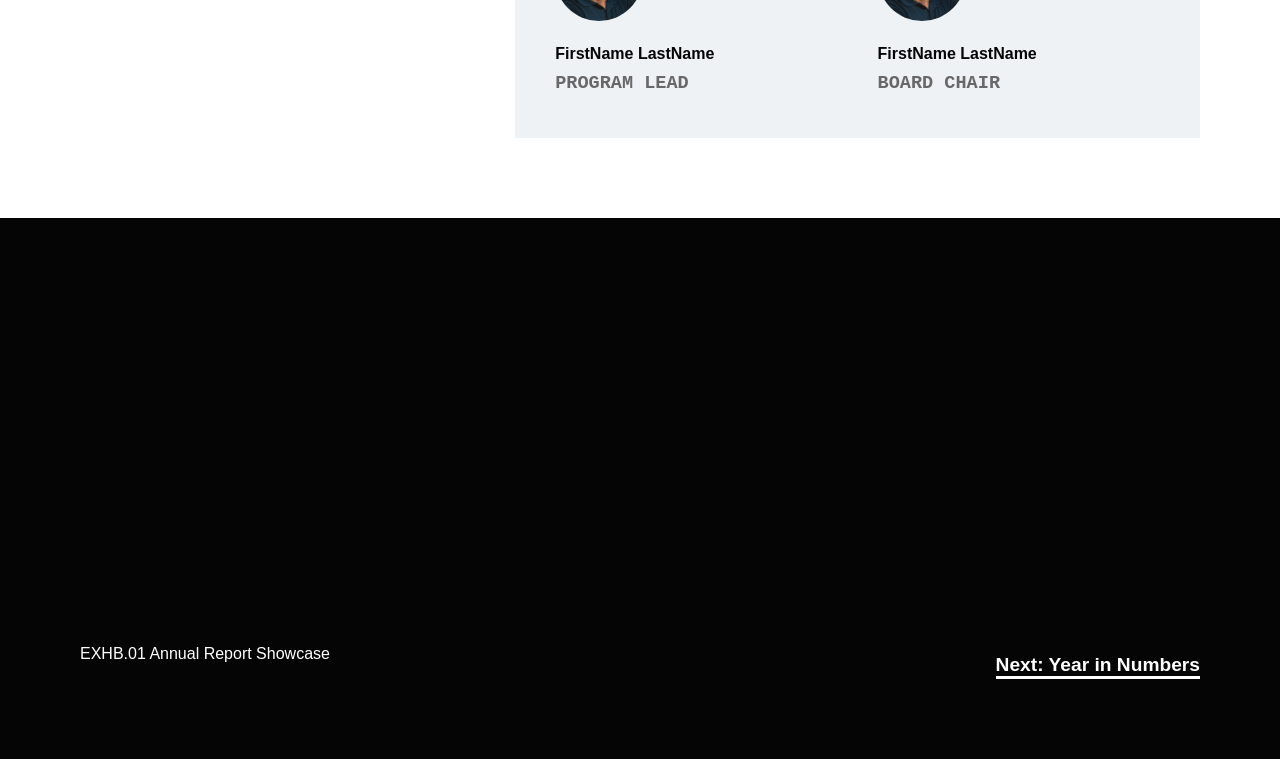
<file: letter.html>
<!DOCTYPE html>
<html lang="en">
<head>
  <meta charset="utf-8">
  <meta name="viewport" content="width=device-width, initial-scale=1">
  <title>A Letter from the Showcase - EXHB.01</title>
  <link rel="stylesheet" href="style.css">
  <script src="script.js" defer></script>
</head>

<body>
  <header class="site-header">
    <a class="site-logo" href="index.html" aria-label="EXHB.01 home">EXHB.01</a>
    <button class="report-toggle" type="button" aria-expanded="false" aria-controls="report-menu">
      <span>Read the Report</span>
      <span class="toggle-mark" aria-hidden="true">+</span>
    </button>
  </header>

  <div class="report-menu" id="report-menu" aria-hidden="true">
    <div class="report-menu-top">
      <h2>Report Chapters</h2>
      <button class="report-close" type="button" aria-label="Close report menu">x</button>
    </div>

    <nav class="chapter-menu" aria-label="Report chapters">
      <a href="letter.html"><span>01</span>Letter from the Showcase</a>
      <a href="index.html#numbers"><span>02</span>Year in Numbers</a>
      <a href="leadership.html"><span>03</span>Leadership</a>
      <a href="index.html#programs"><span>04</span>Programs</a>
      <a href="index.html#global"><span>05</span>Reach</a>
      <a href="index.html#stories"><span>06</span>Impact Stories</a>
    </nav>

    <p class="report-menu-foot">EXHB.01 Annual Report Showcase</p>
  </div>

  <main>
    <section class="article-hero">
      <p class="eyebrow">Letter from the Showcase</p>
      <h1>A Movement built to adapt.</h1>
    </section>

    <article class="letter-article">
      <aside class="article-aside">
        <p class="eyebrow">Full Letter</p>
        <h2>Designed to be explored, not skimmed</h2>
      </aside>

      <div class="article-content">
        <p class="article-greeting">Dear Friends,</p>

        <p>Every great organization has a story worth telling. The challenge is turning that story into a digital experience people can actually move through, understand, and remember.</p>

        <p>EXHB.01 is a proof of concept for the annual report as a living web experience: structured, visual, data-rich, and built around the rhythm of how people read online.</p>

        <p>What you'll find here: a year in numbers that actually feels alive, leadership profiles with presence, program narratives that breathe, and a reach section that earns its place on the page.</p>

        <p>This isn't a real organization's report. It's a proof of concept: that annual reports don't have to be PDFs nobody reads. They can be experiences people actually want to explore.</p>

        <p>Thank you for spending time with it.</p>

        <p class="article-closing">With gratitude and intention,</p>

        <p class="block-label">Sample Leadership Block</p>
        <div class="letter-signers article-signers" aria-label="Letter signers">
          <article class="signer-card">
            <img src="assets/portrait-placeholder.png" alt="">
            <h3>FirstName LastName</h3>
            <p>Executive Director</p>
          </article>
          <article class="signer-card">
            <img src="assets/portrait-placeholder.png" alt="">
            <h3>FirstName LastName</h3>
            <p>Chief Executive Officer</p>
          </article>
          <article class="signer-card">
            <img src="assets/portrait-placeholder.png" alt="">
            <h3>FirstName LastName</h3>
            <p>Program Lead</p>
          </article>
          <article class="signer-card">
            <img src="assets/portrait-placeholder.png" alt="">
            <h3>FirstName LastName</h3>
            <p>Board Chair</p>
          </article>
        </div>
      </div>
    </article>
  </main>

  <footer class="site-footer">
    <p>EXHB.01 Annual Report Showcase</p>
    <a href="index.html#numbers">Next: Year in Numbers</a>
  </footer>
</body>
</html>
</file>
<file: style.css>
:root {
  --ink: #050505;
  --paper: #f7f4ee;
  --orange: #ff6740;
  --line: #050505;
}

* {
  box-sizing: border-box;
}

html {
  min-width: 320px;
  scroll-behavior: smooth;
  overflow-x: hidden;
}

body {
  margin: 0;
  color: var(--ink);
  background: var(--paper);
  font-family: Arial, Helvetica, sans-serif;
  overflow-x: hidden;
}

body.menu-open {
  overflow: hidden;
}

a {
  color: inherit;
}

p,
h1,
h2,
h3 {
  margin-top: 0;
}

.site-header {
  position: sticky;
  top: 0;
  z-index: 20;
  display: grid;
  grid-template-columns: minmax(360px, 30%) 1fr;
  min-height: 60px;
  border-bottom: 1px solid var(--line);
  transition: transform 180ms ease;
}

.site-logo,
.report-toggle {
  display: flex;
  align-items: center;
  min-height: 60px;
  border: 0;
  color: #fff;
  text-decoration: none;
}

.site-logo {
  padding: 0 1.5rem;
  background: var(--ink);
  font-size: clamp(1.75rem, 4vw, 3.75rem);
  font-weight: 900;
  line-height: 0.9;
  letter-spacing: -0.08em;
  white-space: nowrap;
}

.report-toggle {
  justify-content: flex-end;
  gap: 1.5rem;
  width: 100%;
  padding: 0 2rem;
  color: var(--ink);
  background: var(--orange);
  font: inherit;
  font-size: 1.125rem;
  font-weight: 800;
  cursor: pointer;
}

.toggle-mark {
  width: 1ch;
  font-size: 1.7rem;
  line-height: 1;
}

.report-menu {
  position: fixed;
  inset: 0;
  z-index: 30;
  display: grid;
  grid-template-rows: auto 1fr auto;
  padding: clamp(1.5rem, 4vw, 3rem);
  background: var(--orange);
  transform: translateY(-100%);
  opacity: 0;
  visibility: hidden;
  transition: transform 220ms ease, opacity 160ms ease, visibility 0s linear 220ms;
}

body.menu-open .report-menu {
  transform: translateY(0);
  opacity: 1;
  visibility: visible;
  transition: transform 220ms ease, opacity 160ms ease;
}

.report-menu-top {
  display: flex;
  align-items: start;
  justify-content: space-between;
  gap: 2rem;
}

.report-menu-top h2 {
  font-size: 1.125rem;
  line-height: 1;
}

.report-close {
  border: 0;
  background: transparent;
  color: var(--ink);
  font: inherit;
  font-size: 1.7rem;
  font-weight: 800;
  line-height: 0.8;
  cursor: pointer;
}

.chapter-menu {
  align-self: end;
  display: grid;
  gap: 0;
}

.chapter-menu a {
  position: relative;
  z-index: 0;
  display: flex;
  align-items: baseline;
  gap: clamp(1rem, 3vw, 3rem);
  border-top: 1px solid var(--line);
  padding: clamp(1rem, 2vw, 2rem) 2rem 1rem 0;
  overflow: hidden;
  text-decoration: none;
  font-size: 1.125rem;
  font-weight: 900;
  line-height: 1.1;
  letter-spacing: 0;
  transition: color 180ms ease;
}

.chapter-menu a:last-child {
  border-bottom: 1px solid var(--line);
}

.chapter-menu a::before {
  content: "";
  position: absolute;
  inset: 0;
  z-index: -1;
  background: var(--ink);
  transform: scaleX(0);
  transform-origin: left center;
  transition: transform 220ms ease;
}

.chapter-menu a:hover,
.chapter-menu a:focus-visible {
  color: #fff;
}

.chapter-menu a:hover::before,
.chapter-menu a:focus-visible::before {
  transform: scaleX(1);
}

.chapter-menu span {
  min-width: 3ch;
  font-size: 1.125rem;
  letter-spacing: 0;
}

.report-menu-foot {
  margin: 2rem 0 0;
  font-size: 1.125rem;
  font-weight: 800;
  text-transform: uppercase;
}

.eyebrow,
.section-number {
  font-family: "Courier New", monospace;
  font-size: clamp(1rem, 2vw, 1.8rem);
  font-weight: 800;
  letter-spacing: 0;
  text-transform: uppercase;
}

.video-hero {
  width: 100%;
  height: 230px;
  min-height: 230px;
  overflow: hidden;
  border-bottom: 1px solid var(--line);
  background: var(--ink);
}

.video-hero video {
  display: block;
  width: 100%;
  height: 100%;
  object-fit: cover;
}

.home-hero,
.hero {
  min-height: calc(92vh - 60px);
  display: grid;
  align-content: end;
  padding: 6rem;
  border-bottom: 1px solid var(--line);
  background: var(--paper);
}

.home-hero {
  padding-top: 20px;
}

.home-hero h1,
.hero h1 {
  max-width: 1100px;
  margin-bottom: 1.25rem;
  font-size: clamp(4.5rem, 13vw, 13rem);
  line-height: 0.86;
  letter-spacing: -0.08em;
}

.home-hero p,
.hero p {
  max-width: 760px;
  font-size: clamp(1.25rem, 2vw, 2rem);
  line-height: 1.25;
}

.letter-section {
  display: grid;
  grid-template-columns: 45% 55%;
  min-height: 72vh;
  border-bottom: 1px solid var(--line);
  background: #fff;
}

.letter-aside {
  padding: 5rem;
  border-right: 1px solid var(--line);
}

.letter-aside h2 {
  max-width: 760px;
  font-size: clamp(3rem, 7vw, 7rem);
  line-height: 0.9;
  letter-spacing: -0.08em;
}

.letter-content {
  display: grid;
  align-content: center;
  gap: 1.5rem;
  padding: 5rem;
}

.letter-content p {
  max-width: 860px;
  line-height: 1.22;
}

.letter-greeting,
.letter-lede {
  font-size: clamp(1.35rem, 2.3vw, 2.3rem);
}

.letter-greeting {
  font-weight: 800;
}

.letter-support {
  font-size: clamp(1.1rem, 1.5vw, 1.5rem);
}

.block-label {
  margin: 1.25rem 0 4px;
  color: #686868;
  font-family: "Courier New", monospace;
  font-size: 0.75rem;
  font-weight: 800;
  letter-spacing: 0.04em;
  line-height: 1;
  text-transform: uppercase;
}

.letter-content .block-label,
.article-content .block-label {
  margin-bottom: 4px;
  font-size: 0.75rem;
  line-height: 1;
}

.letter-signers {
  display: grid;
  grid-template-columns: repeat(2, minmax(0, 1fr));
  gap: 0;
  margin-top: 0;
  padding: 1.25rem;
  background: #eef2f4;
}

.signer-card {
  display: grid;
  justify-items: start;
  gap: 0.55rem;
  margin: 0;
  padding: 1.25rem;
  background: transparent;
}

.signer-card img {
  width: 88px;
  aspect-ratio: 1;
  border-radius: 50%;
  object-fit: cover;
  object-position: center;
  margin-bottom: 1rem;
}

.signer-card h3 {
  margin: 0;
  font-size: 1rem;
  line-height: 1;
  letter-spacing: 0;
}

.signer-card p {
  margin: 0;
  color: #686868;
  font-family: "Courier New", monospace;
  font-size: 1rem;
  font-weight: 800;
  line-height: 1.2;
  text-transform: uppercase;
}

.full-band {
  padding: 6rem;
  border-bottom: 1px solid var(--line);
  background: #fff;
}

.numbers-wall {
  padding: 2rem;
  overflow: hidden;
  border-bottom: 1px solid var(--line);
  background: var(--ink);
  color: var(--ink);
}

.numbers-wall .band-heading {
  display: grid;
  grid-template-columns: 45% 55%;
  margin-bottom: 2rem;
  color: #fff;
}

.band-heading h2 {
  max-width: 900px;
  font-size: clamp(3rem, 8vw, 8rem);
  line-height: 0.9;
  letter-spacing: -0.08em;
}

.numbers-grid {
  display: grid;
  grid-template-columns: repeat(3, minmax(0, 1fr));
  grid-auto-rows: minmax(240px, auto);
  gap: 0.5rem;
  width: 100%;
}

.number-tile {
  position: relative;
  display: grid;
  align-content: end;
  min-width: 0;
  min-height: 240px;
  padding: clamp(1.25rem, 2vw, 2rem);
  overflow: hidden;
  background: #c8a8f5;
  transform-origin: center;
  transition: background-color 180ms ease, box-shadow 180ms ease, transform 180ms ease;
}

.number-tile:nth-child(2),
.number-tile:nth-child(5) {
  background: #f7f4ee;
}

.number-tile:nth-child(3) {
  background: #ff6740;
}

.number-tile:nth-child(4),
.number-tile:nth-child(6) {
  background: #dce8ec;
}

.number-tile.is-featured {
  grid-column: span 2;
  grid-row: span 2;
}

.number-tile strong {
  display: block;
  max-width: 100%;
  overflow-wrap: anywhere;
  font-size: clamp(3rem, 6vw, 6.5rem);
  line-height: 0.88;
  letter-spacing: -0.06em;
  transition: transform 220ms ease;
}

.number-tile span {
  display: block;
  max-width: 14ch;
  margin-top: 0.75rem;
  font-family: "Courier New", monospace;
  font-size: clamp(1rem, 1.5vw, 1.35rem);
  font-weight: 800;
  line-height: 1.05;
  text-transform: uppercase;
}

.number-tile p {
  max-width: 34ch;
  margin: 1.5rem 0 0;
  font-size: clamp(1rem, 1.25vw, 1.2rem);
  line-height: 1.25;
  opacity: 0;
  transform: translateY(0.75rem);
  transition: opacity 220ms ease, transform 220ms ease;
}

.number-tile:hover,
.number-tile:focus-within {
  z-index: 2;
  box-shadow: 0 0 0 1px var(--line), 0 18px 45px rgba(0, 0, 0, 0.24);
  transform: scale(1.015);
}

.number-tile:hover strong,
.number-tile:focus-within strong {
  transform: translateY(-0.25rem);
}

.number-tile:hover p,
.number-tile:focus-within p {
  opacity: 1;
  transform: translateY(0);
}

.impact-section {
  padding: 2rem;
  border-bottom: 1px solid var(--line);
  background: #fff;
}

.impact-heading {
  display: grid;
  grid-template-columns: 45% 55%;
  margin-bottom: 2rem;
}

.impact-heading h2 {
  max-width: 900px;
  font-size: clamp(3rem, 8vw, 8rem);
  line-height: 0.9;
  letter-spacing: -0.08em;
}

.impact-grid {
  display: grid;
  grid-template-columns: repeat(2, minmax(0, 1fr));
  gap: 1px;
  background: var(--line);
}

.impact-card {
  display: grid;
  align-content: space-between;
  min-height: 440px;
  padding: clamp(1.75rem, 3vw, 3rem);
  background: #eef2f4;
}

.impact-card-featured {
  grid-column: 1 / -1;
  min-height: 420px;
}

.quote-mark {
  margin: 0 0 1.25rem;
  font-size: clamp(2.5rem, 4vw, 4rem);
  font-weight: 900;
  line-height: 0.65;
}

.impact-card blockquote {
  max-width: 28ch;
  margin: 0;
  font-size: clamp(1.2rem, 2vw, 2rem);
  line-height: 1.28;
  letter-spacing: -0.02em;
}

.impact-card-featured blockquote {
  max-width: 42ch;
  margin-left: 18%;
  font-size: clamp(1.45rem, 2.25vw, 2.25rem);
}

.impact-person {
  display: grid;
  justify-items: start;
  gap: 1rem;
  margin-top: 3rem;
}

.impact-person img {
  width: clamp(72px, 8vw, 110px);
  aspect-ratio: 1;
  border-radius: 50%;
  object-fit: cover;
  object-position: center;
}

.impact-person p {
  margin: 0;
  font-size: clamp(1.2rem, 1.8vw, 1.8rem);
  font-weight: 800;
  line-height: 1;
  letter-spacing: -0.04em;
}

.split-section,
.chapter-section {
  display: grid;
  grid-template-columns: 45% 55%;
  min-height: 90vh;
  border-bottom: 1px solid var(--line);
}

.split-aside,
.chapter-aside {
  padding: 5rem;
  border-right: 1px solid var(--line);
}

.chapter-aside {
  position: sticky;
  top: 60px;
  align-self: start;
  min-height: calc(100vh - 60px);
}

.split-aside h2,
.chapter-aside h2 {
  max-width: 100%;
  overflow-wrap: anywhere;
  font-size: clamp(2.75rem, 6vw, 6.5rem);
  line-height: 0.9;
  letter-spacing: -0.06em;
}

.people-section {
  display: grid;
  grid-template-columns: 28% 72%;
  border-bottom: 1px solid var(--line);
  background: #eef2f4;
}

.people-aside {
  min-height: auto;
  padding: 5rem 3rem;
  border-right: 1px solid var(--line);
  background: #eef2f4;
}

.people-aside h2 {
  max-width: 100%;
  white-space: nowrap;
  font-size: clamp(2.5rem, 4.5vw, 4.75rem);
  line-height: 0.9;
  letter-spacing: -0.06em;
}

.people-grid {
  display: grid;
  grid-template-columns: repeat(2, minmax(0, 1fr));
  gap: 1px;
  background: var(--line);
}

.people-card {
  display: grid;
  align-content: start;
  min-height: 420px;
  padding: clamp(2rem, 4vw, 4rem);
  border: 0;
  background: #eef2f4;
}

.people-note {
  max-width: 34ch;
  font-size: 1rem;
  line-height: 1.35;
  letter-spacing: 0;
}

.people-card img {
  width: clamp(96px, 12vw, 150px);
  aspect-ratio: 1;
  border-radius: 50%;
  object-fit: cover;
  object-position: center 22%;
  margin-top: 1.5rem;
}

.people-card h3 {
  margin: 1.5rem 0 0.6rem;
  font-size: 1rem;
  line-height: 1;
  letter-spacing: 0;
}

.people-role {
  margin: 0;
  color: #686868;
  font-family: "Courier New", monospace;
  font-size: 1rem;
  font-weight: 800;
  line-height: 1.1;
  text-transform: uppercase;
}

.split-content,
.chapter-content {
  padding: 5rem;
  display: grid;
  align-content: center;
  gap: 2rem;
}

.split-content h3 {
  max-width: 780px;
  font-size: clamp(2rem, 5vw, 5rem);
  line-height: 0.95;
  letter-spacing: -0.06em;
}

.split-content p,
.chapter-content p {
  max-width: 760px;
  font-size: clamp(1.25rem, 2vw, 2rem);
  line-height: 1.35;
}

.split-content a,
.site-footer a,
.text-link {
  width: fit-content;
  border-bottom: 3px solid currentColor;
  font-size: 1.2rem;
  font-weight: 800;
  text-decoration: none;
}

.article-hero {
  min-height: calc(72vh - 60px);
  display: grid;
  align-content: end;
  padding: 6rem;
  border-bottom: 1px solid var(--line);
  background: var(--paper);
}

.article-hero h1 {
  max-width: 1100px;
  margin-bottom: 0;
  font-size: clamp(4rem, 11vw, 11rem);
  line-height: 0.86;
  letter-spacing: -0.08em;
}

.letter-article {
  display: grid;
  grid-template-columns: 34% 66%;
  border-bottom: 1px solid var(--line);
  background: #fff;
}

.article-aside {
  position: sticky;
  top: 60px;
  align-self: start;
  min-height: calc(100vh - 60px);
  padding: 5rem;
  border-right: 1px solid var(--line);
}

.article-aside h2 {
  font-size: clamp(2.5rem, 5vw, 5.5rem);
  line-height: 0.9;
  letter-spacing: -0.08em;
}

.article-content {
  max-width: 980px;
  padding: 5rem;
}

.article-content p {
  font-size: clamp(1.1rem, 1.45vw, 1.45rem);
  line-height: 1.45;
}

.article-greeting,
.article-closing {
  font-weight: 800;
}

.article-closing {
  margin-bottom: 3.5rem;
  line-height: 2.45;
}

.article-signers {
  margin-top: 0;
}

.chart-article {
  display: grid;
  grid-template-columns: 34% 66%;
  border-bottom: 1px solid var(--line);
  background: #fff;
}

.chart-aside p:not(.eyebrow) {
  max-width: 28ch;
  margin: 1.5rem 0 0;
  font-size: 1rem;
  line-height: 1.35;
}

.chart-content {
  max-width: none;
  display: grid;
  gap: 1px;
  padding: 0;
  background: var(--line);
}

.chart-module {
  display: grid;
  gap: 2rem;
  padding: clamp(2rem, 5vw, 5rem);
  background: #eef2f4;
}

.chart-module-intro {
  background: #fff;
}

.chart-module-dark {
  background: var(--ink);
  color: #fff;
}

.chart-module h2,
.chart-module h3 {
  max-width: 780px;
  margin-bottom: 1rem;
  font-size: clamp(2.5rem, 5.5vw, 5.5rem);
  line-height: 0.9;
  letter-spacing: -0.07em;
}

.chart-module p {
  max-width: 760px;
}

.chart-copy p:not(.block-label),
.chart-module-intro p:not(.block-label) {
  font-size: clamp(1.1rem, 1.6vw, 1.55rem);
  line-height: 1.35;
}

.svg-chart {
  display: block;
  width: 100%;
  height: auto;
  overflow: visible;
}

.svg-chart text {
  fill: currentColor;
  font-family: Arial, Helvetica, sans-serif;
  font-size: 28px;
  font-weight: 800;
}

.chart-axis {
  stroke: currentColor;
  stroke-width: 2;
  opacity: 0.35;
}

.bar-row rect {
  fill: var(--orange);
}

.chart-animate .bar-row rect,
.chart-animate .paired-row rect {
  transform: scaleX(0);
  transform-box: fill-box;
  transform-origin: left center;
  transition: transform 760ms cubic-bezier(0.2, 0.8, 0.2, 1);
}

.chart-animate .bar-row text:last-child,
.chart-animate .paired-legend,
.chart-animate .paired-row text {
  opacity: 0;
  transform: translateY(0.35rem);
  transition: opacity 360ms ease, transform 360ms ease;
}

.chart-animate.is-visible .bar-row rect,
.chart-animate.is-visible .paired-row rect {
  transform: scaleX(1);
}

.chart-animate.is-visible .bar-row text:last-child,
.chart-animate.is-visible .paired-legend,
.chart-animate.is-visible .paired-row text {
  opacity: 1;
  transform: translateY(0);
}

.chart-animate.is-visible .bar-row:nth-of-type(1) rect,
.chart-animate.is-visible .paired-row:nth-of-type(1) rect {
  transition-delay: 80ms;
}

.chart-animate.is-visible .bar-row:nth-of-type(2) rect,
.chart-animate.is-visible .paired-row:nth-of-type(2) rect {
  transition-delay: 160ms;
}

.chart-animate.is-visible .bar-row:nth-of-type(3) rect,
.chart-animate.is-visible .paired-row:nth-of-type(3) rect {
  transition-delay: 240ms;
}

.chart-animate.is-visible .bar-row:nth-of-type(4) rect,
.chart-animate.is-visible .paired-row:nth-of-type(4) rect {
  transition-delay: 320ms;
}

.chart-animate.is-visible .bar-row:nth-of-type(5) rect,
.chart-animate.is-visible .paired-row:nth-of-type(5) rect {
  transition-delay: 400ms;
}

.chart-animate.is-visible .bar-row:nth-of-type(1) text:last-child,
.chart-animate.is-visible .paired-row:nth-of-type(1) text {
  transition-delay: 360ms;
}

.chart-animate.is-visible .bar-row:nth-of-type(2) text:last-child,
.chart-animate.is-visible .paired-row:nth-of-type(2) text {
  transition-delay: 440ms;
}

.chart-animate.is-visible .bar-row:nth-of-type(3) text:last-child,
.chart-animate.is-visible .paired-row:nth-of-type(3) text {
  transition-delay: 520ms;
}

.chart-animate.is-visible .bar-row:nth-of-type(4) text:last-child,
.chart-animate.is-visible .paired-row:nth-of-type(4) text {
  transition-delay: 600ms;
}

.chart-animate.is-visible .bar-row:nth-of-type(5) text:last-child,
.chart-animate.is-visible .paired-row:nth-of-type(5) text {
  transition-delay: 680ms;
}

.bar-row text:last-child {
  text-anchor: start;
}

.lollipop-chart line {
  stroke: currentColor;
  stroke-width: 4;
  opacity: 0.7;
}

.lollipop-chart circle {
  fill: #c8a8f5;
  stroke: #fff;
  stroke-width: 4;
}

.lollipop-chart text {
  font-size: 20px;
  text-anchor: middle;
}

.lollipop-chart text:nth-of-type(2) {
  font-size: 24px;
}

.paired-chart .scored {
  fill: var(--orange);
}

.paired-chart .conceded {
  fill: #c8a8f5;
}

.paired-chart text {
  font-size: 24px;
}

.paired-legend text {
  font-family: "Courier New", monospace;
  font-size: 18px;
  text-transform: uppercase;
}

.chart-table-wrap {
  width: 100%;
  overflow-x: auto;
}

.chart-table {
  width: 100%;
  min-width: 760px;
  border-collapse: collapse;
  background: #fff;
  font-size: clamp(1rem, 1.4vw, 1.35rem);
}

.chart-table th,
.chart-table td {
  padding: 1rem;
  border-bottom: 1px solid var(--line);
  text-align: left;
  white-space: nowrap;
}

.chart-table th {
  background: var(--ink);
  color: #fff;
  font-family: "Courier New", monospace;
  font-size: 0.9rem;
  text-transform: uppercase;
}

.chart-table tr:last-child td {
  border-bottom: 0;
}

.stats-grid,
.stat-grid {
  display: grid;
  grid-template-columns: repeat(2, minmax(0, 1fr));
  border-top: 1px solid var(--line);
  border-left: 1px solid var(--line);
}

.stat-card {
  min-height: 220px;
  padding: 2rem;
  border-right: 1px solid var(--line);
  border-bottom: 1px solid var(--line);
  background: var(--paper);
}

.stat-card strong {
  display: block;
  margin-bottom: 1rem;
  font-size: clamp(2.75rem, 6vw, 6rem);
  line-height: 0.9;
  letter-spacing: -0.07em;
}

.stat-card span {
  font-size: 1.1rem;
  font-weight: 800;
}

.site-footer {
  min-height: 60vh;
  padding: 5rem;
  display: flex;
  align-items: end;
  justify-content: space-between;
  gap: 2rem;
  background: var(--ink);
  color: #fff;
}

@media (max-width: 800px) {
  body {
    padding-top: 76px;
  }

  .site-header {
    position: fixed;
    right: 0;
    left: 0;
    grid-template-columns: 42% 58%;
    min-height: 76px;
  }

  .site-header.is-hidden {
    transform: translateY(-100%);
  }

  body.menu-open .site-header {
    transform: translateY(0);
  }

  .site-logo,
  .report-toggle {
    min-height: 76px;
    padding: 0 1rem;
  }

  .report-toggle {
    gap: 0.75rem;
  }

  .home-hero,
  .hero,
  .article-hero,
  .article-aside,
  .article-content,
  .letter-aside,
  .letter-content,
  .full-band,
  .split-aside,
  .split-content,
  .chapter-aside,
  .chapter-content,
  .site-footer {
    padding: 2rem;
  }

  .home-hero,
  .hero {
    min-height: calc(82vh - 76px);
  }

  .video-hero {
    aspect-ratio: 16 / 9;
    height: auto;
    min-height: 180px;
  }

  .split-section,
  .chapter-section,
  .letter-article,
  .chart-article,
  .people-section,
  .letter-section {
    grid-template-columns: 1fr;
  }

  .split-aside,
  .chapter-aside,
  .people-aside,
  .article-aside,
  .chart-aside,
  .letter-aside {
    position: static;
    min-height: auto;
    border-right: 0;
    border-bottom: 1px solid var(--line);
  }

  .letter-section {
    min-height: auto;
  }

  .numbers-wall {
    padding: 1rem;
  }

  .numbers-wall .band-heading {
    grid-template-columns: 1fr;
    gap: 1rem;
    margin-bottom: 1rem;
  }

  .impact-section {
    padding: 1rem;
  }

  .impact-heading {
    grid-template-columns: 1fr;
    gap: 1rem;
    margin-bottom: 1rem;
  }

  .impact-grid {
    grid-template-columns: 1fr;
  }

  .impact-card,
  .impact-card-featured {
    grid-column: auto;
    min-height: 520px;
  }

  .impact-card blockquote,
  .impact-card-featured blockquote {
    max-width: 100%;
    margin-left: 0;
  }

  .numbers-grid {
    grid-template-columns: 1fr;
    grid-auto-rows: auto;
  }

  .number-tile,
  .number-tile.is-featured {
    grid-column: auto;
    grid-row: auto;
    min-height: 260px;
  }

  .number-tile p {
    opacity: 1;
    transform: none;
  }

  .article-hero {
    min-height: calc(62vh - 76px);
  }

  .letter-signers {
    grid-template-columns: 1fr;
  }

  .people-grid {
    grid-template-columns: 1fr;
  }

  .people-card,
  .people-card:nth-child(even) {
    min-height: 420px;
  }

  .stats-grid,
  .stat-grid {
    grid-template-columns: 1fr;
  }

  .chart-module {
    padding: 2rem;
  }

  .svg-chart text {
    font-size: 22px;
  }

  .lollipop-chart text,
  .paired-chart text {
    font-size: 18px;
  }

  .chapter-menu a {
    padding-right: 0;
  }

  .site-footer {
    display: grid;
  }
}

@media (prefers-reduced-motion: reduce) {
  .chart-animate .bar-row rect,
  .chart-animate .paired-row rect {
    transform: scaleX(1);
    transition: none;
  }

  .chart-animate .bar-row text:last-child,
  .chart-animate .paired-legend,
  .chart-animate .paired-row text {
    opacity: 1;
    transform: none;
    transition: none;
  }
}
</file>
